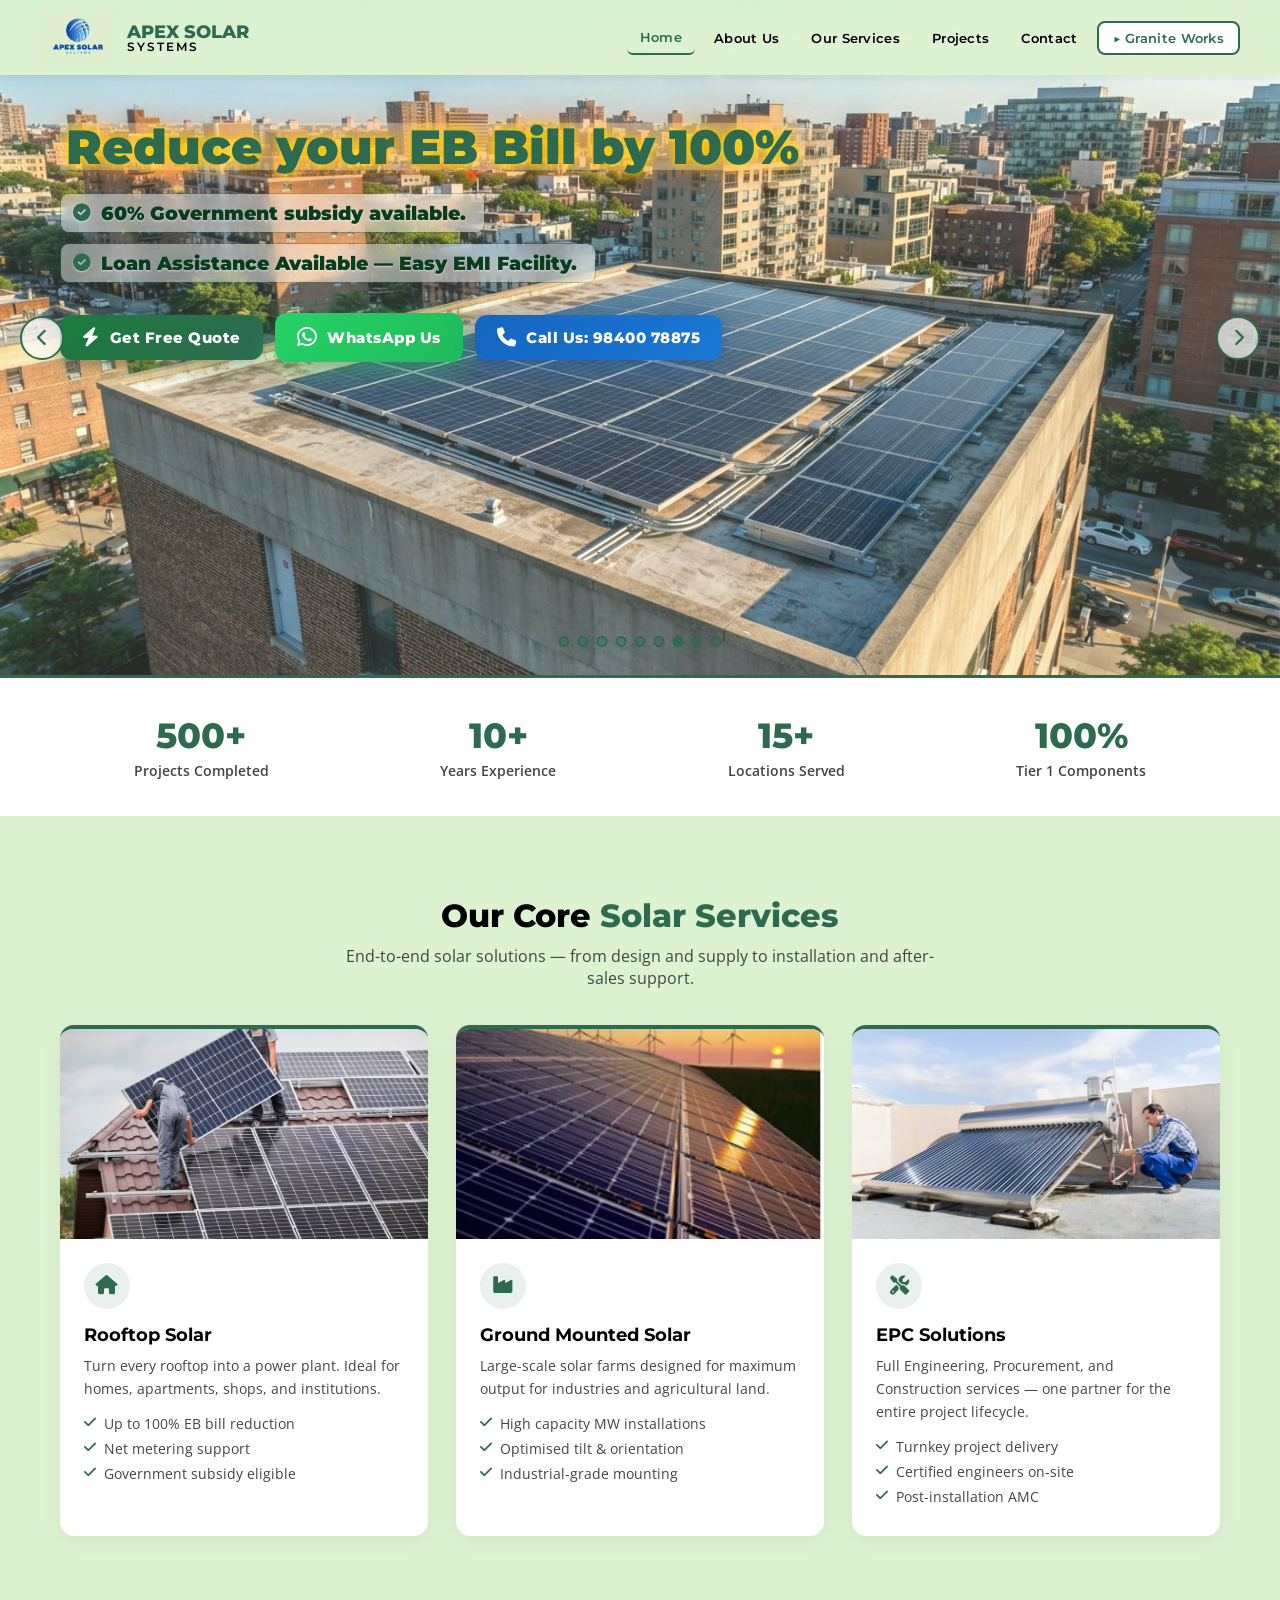
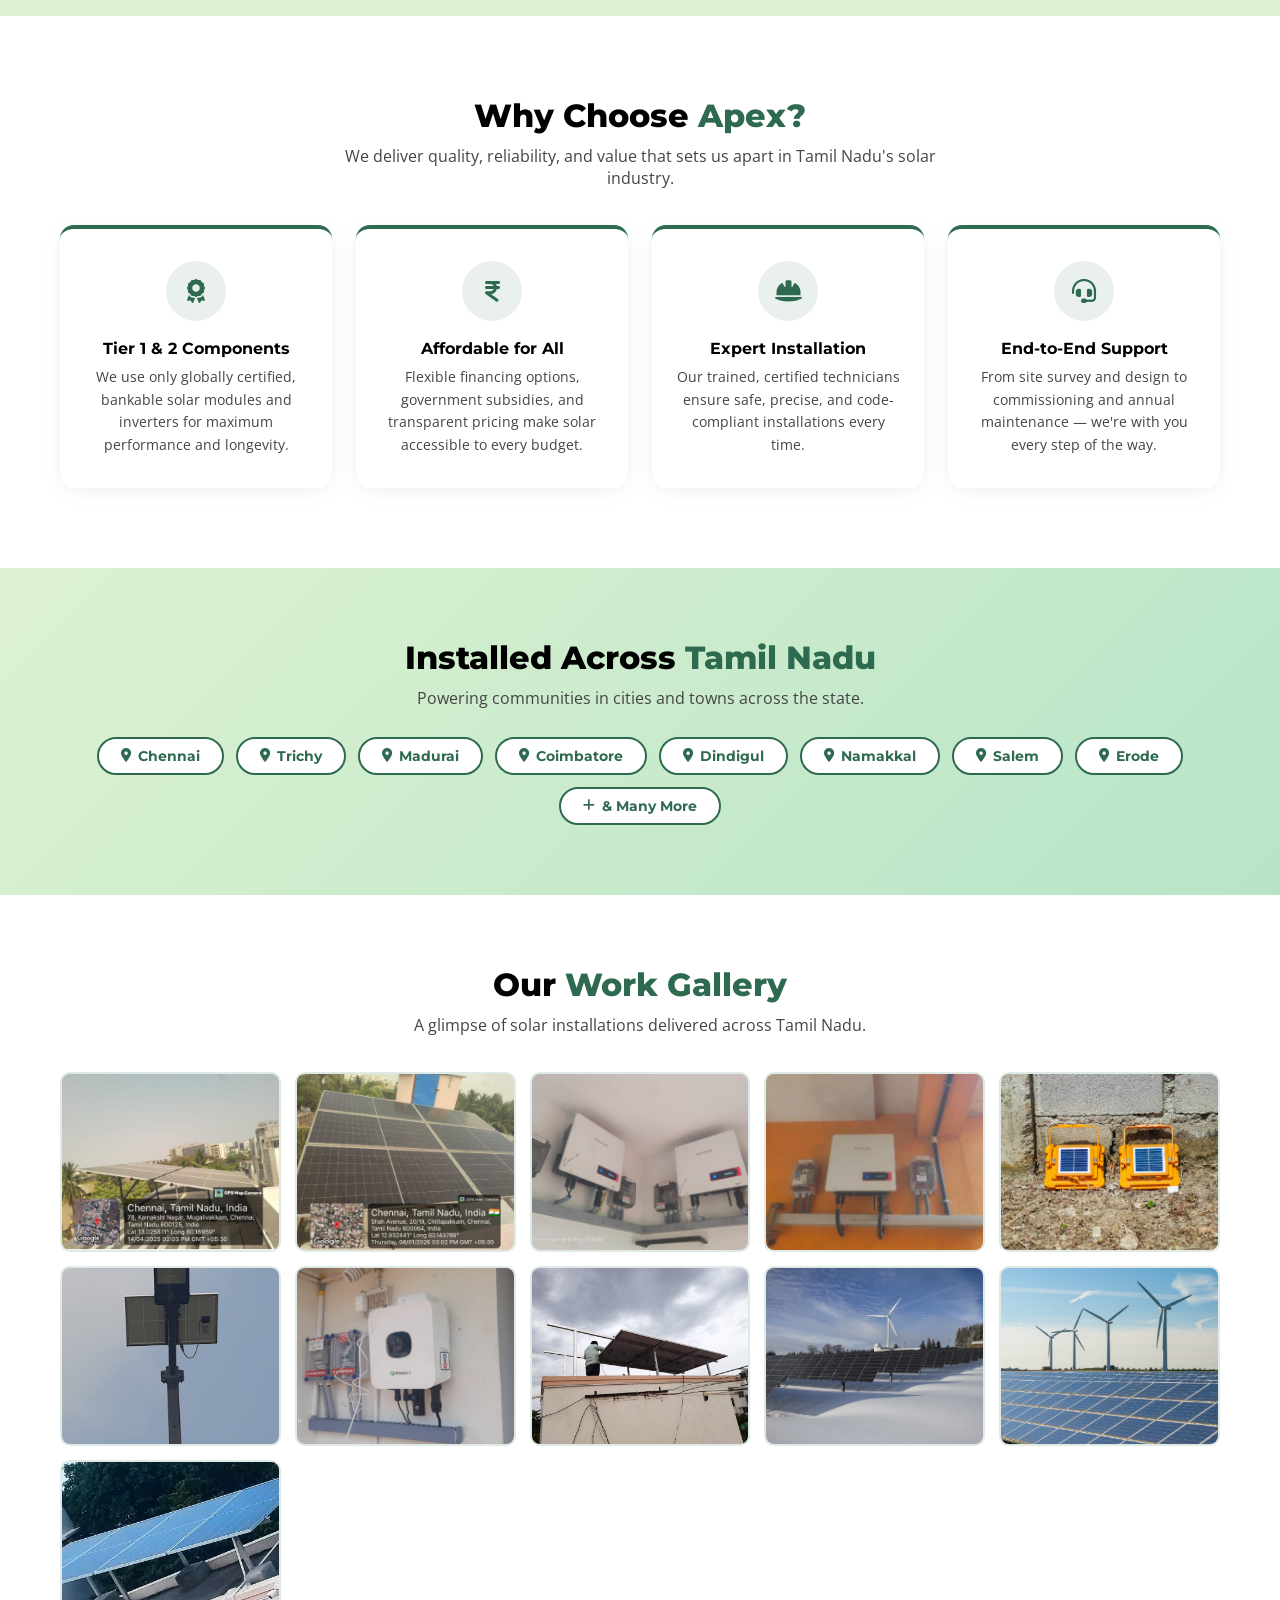
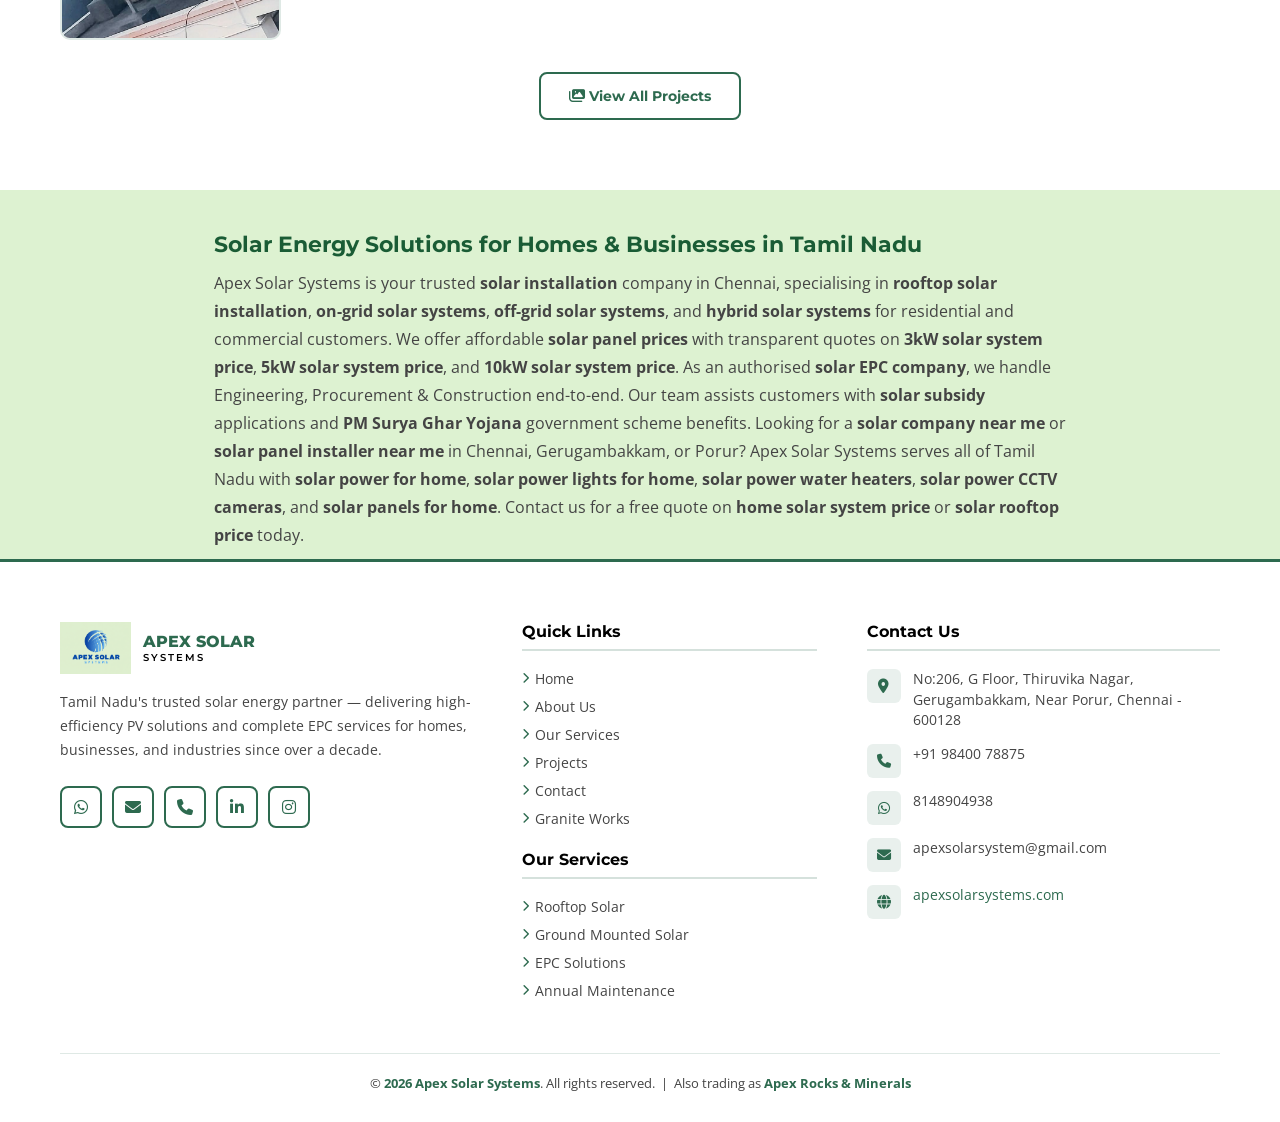
<file: index.html>
<!DOCTYPE html>
<html lang="en">
<head>
  <!-- Google tag (gtag.js) -->
<script async src="https://www.googletagmanager.com/gtag/js?id=GT-MQRT2NZC"></script>
<script>
  window.dataLayer = window.dataLayer || [];
  function gtag(){dataLayer.push(arguments);}
  gtag('js', new Date());

  gtag('config', 'GT-ABC123XYZ');
</script>
  <meta charset="UTF-8" />
  <meta name="viewport" content="width=device-width, initial-scale=1.0" />
  <title>Apex Solar Systems | Best Solar Panel Installation Chennai | Rooftop Solar, On-Grid & Off-Grid Systems</title>
  <meta name="description" content="Apex Solar Systems – Chennai's trusted solar installation company. Rooftop solar panels, on-grid & off-grid systems, 3kW/5kW/10kW solar system price, PM Surya Ghar Yojana subsidy, residential & commercial solar EPC. Serving Gerugambakkam, Porur & all of Tamil Nadu." />
  <meta name="keywords" content="solar energy, solar power, solar panel price, solar power water heater, solar power for home, solar power lights for home, solar power on rooftop, solar power on grid system, solar power CCTV camera, solar installation, solar installation near me, solar panel price, solar energy for home, solar power for a home, solar power for your home, solar energy for a home, solar power for home price, tata solar installation near me, solar company near me, rooftop solar installation, rooftop solar panels, residential solar installation, commercial solar installation, solar subsidy, PM Surya Ghar Yojana, 3kw solar system price, 5kw solar system price, 10kw solar system price, on-grid solar system, off-grid solar system, hybrid solar system, solar panel installer, best solar company, solar panels for home, solar rooftop price, home solar system price, solar EPC company, solar company Chennai, solar installation Chennai, rooftop solar Chennai, Gerugambakkam solar, Porur solar panels, Tamil Nadu solar" />
  <meta name="robots" content="index, follow" />
  <meta name="author" content="Apex Solar Systems" />
  <link rel="canonical" href="https://apexsolarsystems.com/index.html" />
  <!-- Open Graph -->
  <meta property="og:type" content="website" />
  <meta property="og:title" content="Apex Solar Systems | Best Solar Installation Chennai" />
  <meta property="og:description" content="Rooftop solar panels, on-grid & off-grid systems, 3kW–10kW solar pricing, PM Surya Ghar Yojana subsidy. Serving Chennai, Tamil Nadu." />
  <meta property="og:url" content="https://apexsolarsystems.com/" />
  <meta property="og:image" content="https://apexsolarsystems.com/LOGO.PNG" />
  <!-- Schema.org LocalBusiness -->
  <script type="application/ld+json">
  {
    "@context": "https://schema.org",
    "@type": "LocalBusiness",
    "name": "Apex Solar Systems",
    "image": "https://apexsolarsystems.com/LOGO.PNG",
    "url": "https://apexsolarsystems.com",
    "telephone": "+919840078875",
    "email": "apexsolarsystem@gmail.com",
    "address": {
      "@type": "PostalAddress",
      "streetAddress": "No:206, G Floor, Thiruvika Nagar",
      "addressLocality": "Gerugambakkam, Near Porur, Chennai",
      "addressRegion": "Tamil Nadu",
      "postalCode": "600128",
      "addressCountry": "IN"
    },
    "geo": {
      "@type": "GeoCoordinates",
      "latitude": 13.0108962,
      "longitude": 80.1365991
    },
    "openingHours": "Mo-Sa 09:00-18:00",
    "description": "Apex Solar Systems provides rooftop solar installation, on-grid and off-grid solar systems, solar EPC solutions, and annual maintenance for residential and commercial customers across Tamil Nadu.",
    "areaServed": "Tamil Nadu",
    "serviceType": ["Rooftop Solar Installation", "On-Grid Solar System", "Off-Grid Solar System", "Hybrid Solar System", "Solar EPC", "Solar Panel Installation", "Residential Solar", "Commercial Solar"],
    "priceRange": "₹₹"
  }
  </script>
  <link rel="preconnect" href="https://fonts.googleapis.com" />
  <link rel="preconnect" href="https://fonts.gstatic.com" crossorigin />
  <link href="https://fonts.googleapis.com/css2?family=Montserrat:wght@400;600;700;800&family=Open+Sans:wght@400;500;600&display=swap" rel="stylesheet" />
  <link rel="stylesheet" href="https://cdnjs.cloudflare.com/ajax/libs/font-awesome/6.4.0/css/all.min.css" />
  <link rel="stylesheet" href="style.css" />
</head>
<body>

<!-- NAVBAR -->
<nav id="navbar">
  <a href="index.html" class="nav-brand">
    <img src="LOGO.PNG" alt="Apex Solar Logo" />
    <div class="brand-text">
      <span class="apex">APEX SOLAR</span>
      <span class="systems">SYSTEMS</span>
    </div>
  </a>
  <ul class="nav-links">
    <li><a href="index.html" class="active">Home</a></li>
    <li><a href="about.html">About Us</a></li>
    <li><a href="services.html">Our Services</a></li>
    <li><a href="projects.html">Projects</a></li>
    <li><a href="contact.html">Contact</a></li>
    <li><a href="https://apexrocks.in/" target="_blank" rel="noopener" class="granite-btn">&#9654; Granite Works</a></li>
  </ul>
  <div class="hamburger" onclick="toggleNav()" aria-label="Menu" role="button" tabindex="0">
    <span></span><span></span><span></span>
  </div>
</nav>
<div class="mobile-menu" id="mobileMenu">
  <a href="index.html" class="active">Home</a>
  <a href="about.html">About Us</a>
  <a href="services.html">Our Services</a>
  <a href="projects.html">Projects</a>
  <a href="contact.html">Contact</a>
  <a href="https://apexrocks.in/" target="_blank" rel="noopener" class="mob-granite">&#9654; Granite Works</a>
</div>

<!-- HERO -->
<section id="hero">
  <div class="slideshow-bg" id="slideshowBg">
    <div class="slide" style="background-image:url('slide1.jpg')"></div>
    <div class="slide" style="background-image:url('slide2.jpg')"></div>
    <div class="slide" style="background-image:url('slide3.jpg')"></div>
    <div class="slide" style="background-image:url('slide4.jpg')"></div>
    <div class="slide" style="background-image:url('slide5.jpg')"></div>
    <div class="slide" style="background-image:url('slide6.jpg')"></div>
    <div class="slide active" style="background-image:url('raze-solar-Q8V1EEvnJgk-unsplash.png')"></div>
    <div class="slide" style="background-image:url('pexels-ian-panelo-7424248.jpg')"></div>
    <div class="slide" style="background-image:url('pexels-pixabay-433308.jpg')"></div>
  </div>
  <div class="hero-overlay"></div>
  <div class="hero-content">
    <h1><span class="h1-highlight">Reduce your <span class="eb-bill-text">EB Bill by 100%</span></span></h1>
    <div class="hero-catchlines">
      <div class="line line--highlight"><i class="fa-solid fa-circle-check"></i> 60% Government subsidy available.</div>
      <div class="line line--highlight"><i class="fa-solid fa-circle-check"></i> Loan Assistance Available — Easy EMI Facility.</div>
    </div>
    <div class="hero-buttons">
      <a href="contact.html" class="btn-cta-hero"><i class="fa-solid fa-bolt"></i> Get Free Quote</a>
      <a href="https://wa.me/918148904938?text=Hello%2C%20Can%20I%20get%20more%20information%20on%20how%20to%20reduce%20my%20EB%20Bill%20100%25%20using%20Solar%20installation%3F" target="_blank" rel="noopener" class="btn-cta-wa"><i class="fa-brands fa-whatsapp"></i> WhatsApp Us</a>
      <a href="tel:+919840078875" class="btn-cta-call"><i class="fa-solid fa-phone"></i> Call Us: 98400 78875</a>
    </div>
  </div>
  <div class="slide-arrow prev" onclick="changeSlide(-1)" aria-label="Previous slide"><i class="fa-solid fa-chevron-left"></i></div>
  <div class="slide-arrow next" onclick="changeSlide(1)" aria-label="Next slide"><i class="fa-solid fa-chevron-right"></i></div>
  <div class="slide-dots" id="slideDots"></div>
</section>

<!-- STATS BAR -->
<section class="stats-bar">
  <div class="stat-item"><div class="num">500+</div><div class="lbl">Projects Completed</div></div>
  <div class="stat-item"><div class="num">10+</div><div class="lbl">Years Experience</div></div>
  <div class="stat-item"><div class="num">15+</div><div class="lbl">Locations Served</div></div>
  <div class="stat-item"><div class="num">100%</div><div class="lbl">Tier 1 Components</div></div>
</section>

<!-- CORE SERVICES -->
<section class="services-section">
  <div class="section-center">
    <h2 class="section-title">Our Core <span>Solar Services</span></h2>
    <p class="section-sub">End-to-end solar solutions — from design and supply to installation and after-sales support.</p>
  </div>
  <div class="cards-grid">
    <div class="service-card">
      <img src="solar_1.PNG" alt="Rooftop Solar Installation" />
      <div class="service-card-body">
        <div class="icon-wrap"><i class="fa-solid fa-house"></i></div>
        <h3>Rooftop Solar</h3>
        <p>Turn every rooftop into a power plant. Ideal for homes, apartments, shops, and institutions.</p>
        <ul class="benefit-list">
          <li><i class="fa-solid fa-check"></i> Up to 100% EB bill reduction</li>
          <li><i class="fa-solid fa-check"></i> Net metering support</li>
          <li><i class="fa-solid fa-check"></i> Government subsidy eligible</li>
        </ul>
      </div>
    </div>
    <div class="service-card">
      <img src="5.PNG" alt="Ground Mounted Solar" />
      <div class="service-card-body">
        <div class="icon-wrap"><i class="fa-solid fa-industry"></i></div>
        <h3>Ground Mounted Solar</h3>
        <p>Large-scale solar farms designed for maximum output for industries and agricultural land.</p>
        <ul class="benefit-list">
          <li><i class="fa-solid fa-check"></i> High capacity MW installations</li>
          <li><i class="fa-solid fa-check"></i> Optimised tilt &amp; orientation</li>
          <li><i class="fa-solid fa-check"></i> Industrial-grade mounting</li>
        </ul>
      </div>
    </div>
    <div class="service-card">
      <img src="solar_2.PNG" alt="EPC Solutions" />
      <div class="service-card-body">
        <div class="icon-wrap"><i class="fa-solid fa-screwdriver-wrench"></i></div>
        <h3>EPC Solutions</h3>
        <p>Full Engineering, Procurement, and Construction services — one partner for the entire project lifecycle.</p>
        <ul class="benefit-list">
          <li><i class="fa-solid fa-check"></i> Turnkey project delivery</li>
          <li><i class="fa-solid fa-check"></i> Certified engineers on-site</li>
          <li><i class="fa-solid fa-check"></i> Post-installation AMC</li>
        </ul>
      </div>
    </div>
  </div>
</section>

<!-- WHY CHOOSE APEX -->
<section class="why-section">
  <div class="section-center">
    <h2 class="section-title">Why Choose <span>Apex?</span></h2>
    <p class="section-sub">We deliver quality, reliability, and value that sets us apart in Tamil Nadu's solar industry.</p>
  </div>
  <div class="why-grid">
    <div class="why-card">
      <div class="why-icon"><i class="fa-solid fa-award"></i></div>
      <h3>Tier 1 &amp; 2 Components</h3>
      <p>We use only globally certified, bankable solar modules and inverters for maximum performance and longevity.</p>
    </div>
    <div class="why-card">
      <div class="why-icon"><i class="fa-solid fa-indian-rupee-sign"></i></div>
      <h3>Affordable for All</h3>
      <p>Flexible financing options, government subsidies, and transparent pricing make solar accessible to every budget.</p>
    </div>
    <div class="why-card">
      <div class="why-icon"><i class="fa-solid fa-helmet-safety"></i></div>
      <h3>Expert Installation</h3>
      <p>Our trained, certified technicians ensure safe, precise, and code-compliant installations every time.</p>
    </div>
    <div class="why-card">
      <div class="why-icon"><i class="fa-solid fa-headset"></i></div>
      <h3>End-to-End Support</h3>
      <p>From site survey and design to commissioning and annual maintenance — we're with you every step of the way.</p>
    </div>
  </div>
</section>

<!-- LOCATIONS -->
<section class="locations-section">
  <h2 class="section-title">Installed Across <span>Tamil Nadu</span></h2>
  <p style="color:var(--gray);margin-top:10px;">Powering communities in cities and towns across the state.</p>
  <div class="location-chips">
    <span class="chip"><i class="fa-solid fa-location-dot"></i> Chennai</span>
    <span class="chip"><i class="fa-solid fa-location-dot"></i> Trichy</span>
    <span class="chip"><i class="fa-solid fa-location-dot"></i> Madurai</span>
    <span class="chip"><i class="fa-solid fa-location-dot"></i> Coimbatore</span>
    <span class="chip"><i class="fa-solid fa-location-dot"></i> Dindigul</span>
    <span class="chip"><i class="fa-solid fa-location-dot"></i> Namakkal</span>
    <span class="chip"><i class="fa-solid fa-location-dot"></i> Salem</span>
    <span class="chip"><i class="fa-solid fa-location-dot"></i> Erode</span>
    <span class="chip"><i class="fa-solid fa-plus"></i> &amp; Many More</span>
  </div>
</section>

<!-- WORK GALLERY -->
<section class="photo-strip">
  <div class="section-center" style="margin-bottom:30px;">
    <h2 class="section-title">Our <span>Work Gallery</span></h2>
    <p class="section-sub">A glimpse of solar installations delivered across Tamil Nadu.</p>
  </div>
  <div class="photo-grid">
    <img src="1.PNG" alt="Solar Project 1" />
    <img src="2.PNG" alt="Solar Project 2" />
    <img src="3.PNG" alt="Solar Project 3" />
    <img src="4.PNG" alt="Solar Project 4" />
    <img src="solar_4.PNG" alt="Solar Project 5" />

    <img src="WhatsApp Image 2026-07-23 at 2.21.26 PM.jpeg" alt="Solar Installation" />
    <img src="WhatsApp Image 2026-07-23 at 2.21.27 PM.jpeg" alt="Solar Installation 2" />
    <img src="WhatsApp Image 2026-07-23 at 2.21.28 PM.jpeg" alt="Solar Installation 3" />
    <img src="pexels-pixabay-433308.jpg" alt="Solar Panels" />
    <img src="pic1.PNG" alt="Solar Project" />
    <img src="pic2.jpeg" alt="Solar Project" />
  </div>
  <div style="text-align:center;">
    <a href="projects.html" class="btn-primary"><i class="fa-solid fa-images"></i> View All Projects</a>
  </div>
</section>

<!-- SEO KEYWORD SECTION (hidden visually, readable by search engines) -->
<section aria-label="Solar Services Overview" style="max-width:900px;margin:0 auto;padding:40px 24px 10px;">
  <h2 style="font-size:1.4rem;color:#1a5c35;margin-bottom:12px;">Solar Energy Solutions for Homes &amp; Businesses in Tamil Nadu</h2>
  <p style="color:#444;line-height:1.8;font-size:0.97rem;">
    Apex Solar Systems is your trusted <strong>solar installation</strong> company in Chennai, specialising in <strong>rooftop solar installation</strong>, <strong>on-grid solar systems</strong>, <strong>off-grid solar systems</strong>, and <strong>hybrid solar systems</strong> for residential and commercial customers. We offer affordable <strong>solar panel prices</strong> with transparent quotes on <strong>3kW solar system price</strong>, <strong>5kW solar system price</strong>, and <strong>10kW solar system price</strong>. As an authorised <strong>solar EPC company</strong>, we handle Engineering, Procurement &amp; Construction end-to-end. Our team assists customers with <strong>solar subsidy</strong> applications and <strong>PM Surya Ghar Yojana</strong> government scheme benefits. Looking for a <strong>solar company near me</strong> or <strong>solar panel installer near me</strong> in Chennai, Gerugambakkam, or Porur? Apex Solar Systems serves all of Tamil Nadu with <strong>solar power for home</strong>, <strong>solar power lights for home</strong>, <strong>solar power water heaters</strong>, <strong>solar power CCTV cameras</strong>, and <strong>solar panels for home</strong>. Contact us for a free quote on <strong>home solar system price</strong> or <strong>solar rooftop price</strong> today.
  </p>
</section>

<!-- FOOTER -->
<footer>
  <div class="footer-grid">
    <div class="footer-col">
      <div style="display:flex;align-items:center;gap:12px;margin-bottom:16px;">
        <img src="LOGO.PNG" alt="Apex Solar Logo" style="height:52px;width:auto;" />
        <div>
          <div style="font-family:'Montserrat',sans-serif;font-weight:800;font-size:1rem;color:var(--green);">APEX SOLAR</div>
          <div style="font-family:'Montserrat',sans-serif;font-weight:600;font-size:0.65rem;color:var(--black);letter-spacing:2px;">SYSTEMS</div>
        </div>
      </div>
      <p>Tamil Nadu's trusted solar energy partner — delivering high-efficiency PV solutions and complete EPC services for homes, businesses, and industries since over a decade.</p>
      <div class="social-icons">
        <a href="https://wa.me/918148904938?text=Hello%2C%20Can%20I%20get%20more%20information%20on%20how%20to%20reduce%20my%20EB%20Bill%20100%25%20using%20Solar%20installation%3F" target="_blank" rel="noopener" class="soc-btn" aria-label="WhatsApp"><i class="fa-brands fa-whatsapp"></i><span class="soc-tooltip"><strong>WhatsApp</strong>8148904938</span></a>
        <a href="mailto:apexsolarsystem@gmail.com" class="soc-btn" aria-label="Email"><i class="fa-solid fa-envelope"></i><span class="soc-tooltip"><strong>Email</strong>apexsolarsystem@gmail.com</span></a>
        <a href="tel:+919840078875" class="soc-btn" aria-label="Phone"><i class="fa-solid fa-phone"></i><span class="soc-tooltip"><strong>Phone</strong>+91 98400 78875</span></a>
        <a href="https://www.linkedin.com/in/apex-rock-474b0169/" target="_blank" rel="noopener" class="soc-btn" aria-label="LinkedIn"><i class="fa-brands fa-linkedin-in"></i><span class="soc-tooltip"><strong>LinkedIn</strong>Apex Rock</span></a>
        <a href="https://www.instagram.com/apex_solar_systems" target="_blank" rel="noopener" class="soc-btn" aria-label="Instagram"><i class="fa-brands fa-instagram"></i><span class="soc-tooltip"><strong>Instagram</strong>@apex_solar_systems</span></a>
      </div>
    </div>
    <div class="footer-col">
      <h4>Quick Links</h4>
      <ul>
        <li><a href="index.html"><i class="fa-solid fa-chevron-right" style="font-size:0.7rem;color:var(--green);"></i> Home</a></li>
        <li><a href="about.html"><i class="fa-solid fa-chevron-right" style="font-size:0.7rem;color:var(--green);"></i> About Us</a></li>
        <li><a href="services.html"><i class="fa-solid fa-chevron-right" style="font-size:0.7rem;color:var(--green);"></i> Our Services</a></li>
        <li><a href="projects.html"><i class="fa-solid fa-chevron-right" style="font-size:0.7rem;color:var(--green);"></i> Projects</a></li>
        <li><a href="contact.html"><i class="fa-solid fa-chevron-right" style="font-size:0.7rem;color:var(--green);"></i> Contact</a></li>
        <li><a href="https://apexrocks.in/" target="_blank" rel="noopener"><i class="fa-solid fa-chevron-right" style="font-size:0.7rem;color:var(--green);"></i> Granite Works</a></li>
      </ul>
      <h4 style="margin-top:22px;">Our Services</h4>
      <ul>
        <li><a href="services.html"><i class="fa-solid fa-chevron-right" style="font-size:0.7rem;color:var(--green);"></i> Rooftop Solar</a></li>
        <li><a href="services.html"><i class="fa-solid fa-chevron-right" style="font-size:0.7rem;color:var(--green);"></i> Ground Mounted Solar</a></li>
        <li><a href="services.html"><i class="fa-solid fa-chevron-right" style="font-size:0.7rem;color:var(--green);"></i> EPC Solutions</a></li>
        <li><a href="services.html"><i class="fa-solid fa-chevron-right" style="font-size:0.7rem;color:var(--green);"></i> Annual Maintenance</a></li>
      </ul>
    </div>
    <div class="footer-col">
      <h4>Contact Us</h4>
      <div class="footer-contact-row"><div class="footer-icon-box"><i class="fa-solid fa-location-dot"></i></div><div class="txt">No:206, G Floor, Thiruvika Nagar,<br>Gerugambakkam, Near Porur, Chennai - 600128</div></div>
      <div class="footer-contact-row"><div class="footer-icon-box"><i class="fa-solid fa-phone"></i></div><div class="txt"><a href="tel:+919840078875" style="color:var(--gray);">+91 98400 78875</a></div></div>
      <div class="footer-contact-row"><div class="footer-icon-box"><i class="fa-brands fa-whatsapp"></i></div><div class="txt"><a href="https://wa.me/918148904938?text=Hello%2C%20Can%20I%20get%20more%20information%20on%20how%20to%20reduce%20my%20EB%20Bill%20100%25%20using%20Solar%20installation%3F" target="_blank" rel="noopener" style="color:var(--gray);">8148904938</a></div></div>
      <div class="footer-contact-row"><div class="footer-icon-box"><i class="fa-solid fa-envelope"></i></div><div class="txt"><a href="mailto:apexsolarsystem@gmail.com" style="color:var(--gray);">apexsolarsystem@gmail.com</a></div></div>
      <div class="footer-contact-row"><div class="footer-icon-box"><i class="fa-solid fa-globe"></i></div><div class="txt"><a href="https://apexsolarsystems.com" target="_blank" rel="noopener" style="color:var(--green);">apexsolarsystems.com</a></div></div>
    </div>
  </div>
  <div class="footer-bottom">&copy; <span id="footerYear"></span> <span>Apex Solar Systems</span>. All rights reserved. &nbsp;|&nbsp; Also trading as <a href="https://apexrocks.in/" target="_blank" rel="noopener" style="color:var(--green);font-weight:700;">Apex Rocks &amp; Minerals</a></div>
</footer>



<script>
  function toggleNav() { document.getElementById('mobileMenu').classList.toggle('open'); }
  window.addEventListener('scroll', function() {
    document.getElementById('navbar').classList.toggle('scrolled', window.scrollY > 40);
  });
  document.getElementById('footerYear').textContent = new Date().getFullYear();

  // Slideshow
  var slideIndex = 6, slides = [], dots = [];
  function initSlideshow() {
    slides = document.querySelectorAll('.slideshow-bg .slide');
    var dc = document.getElementById('slideDots');
    if (!dc) return;
    slides.forEach(function(_, i) {
      var d = document.createElement('div');
      d.className = 'dot' + (i === 6 ? ' active' : '');
      d.setAttribute('aria-label', 'Slide ' + (i+1));
      d.onclick = function() { goToSlide(i); };
      dc.appendChild(d);
    });
    dots = dc.querySelectorAll('.dot');
    goToSlide(6);
  }
  function goToSlide(n) {
    if (!slides.length) return;
    slideIndex = (n + slides.length) % slides.length;
    slides.forEach(function(s,i){ s.classList.toggle('active', i===slideIndex); });
    dots.forEach(function(d,i){ d.classList.toggle('active', i===slideIndex); });
  }
  function changeSlide(dir) { goToSlide(slideIndex+dir); }
  window.addEventListener('DOMContentLoaded', initSlideshow);
</script>
</body>
</html>
</file>
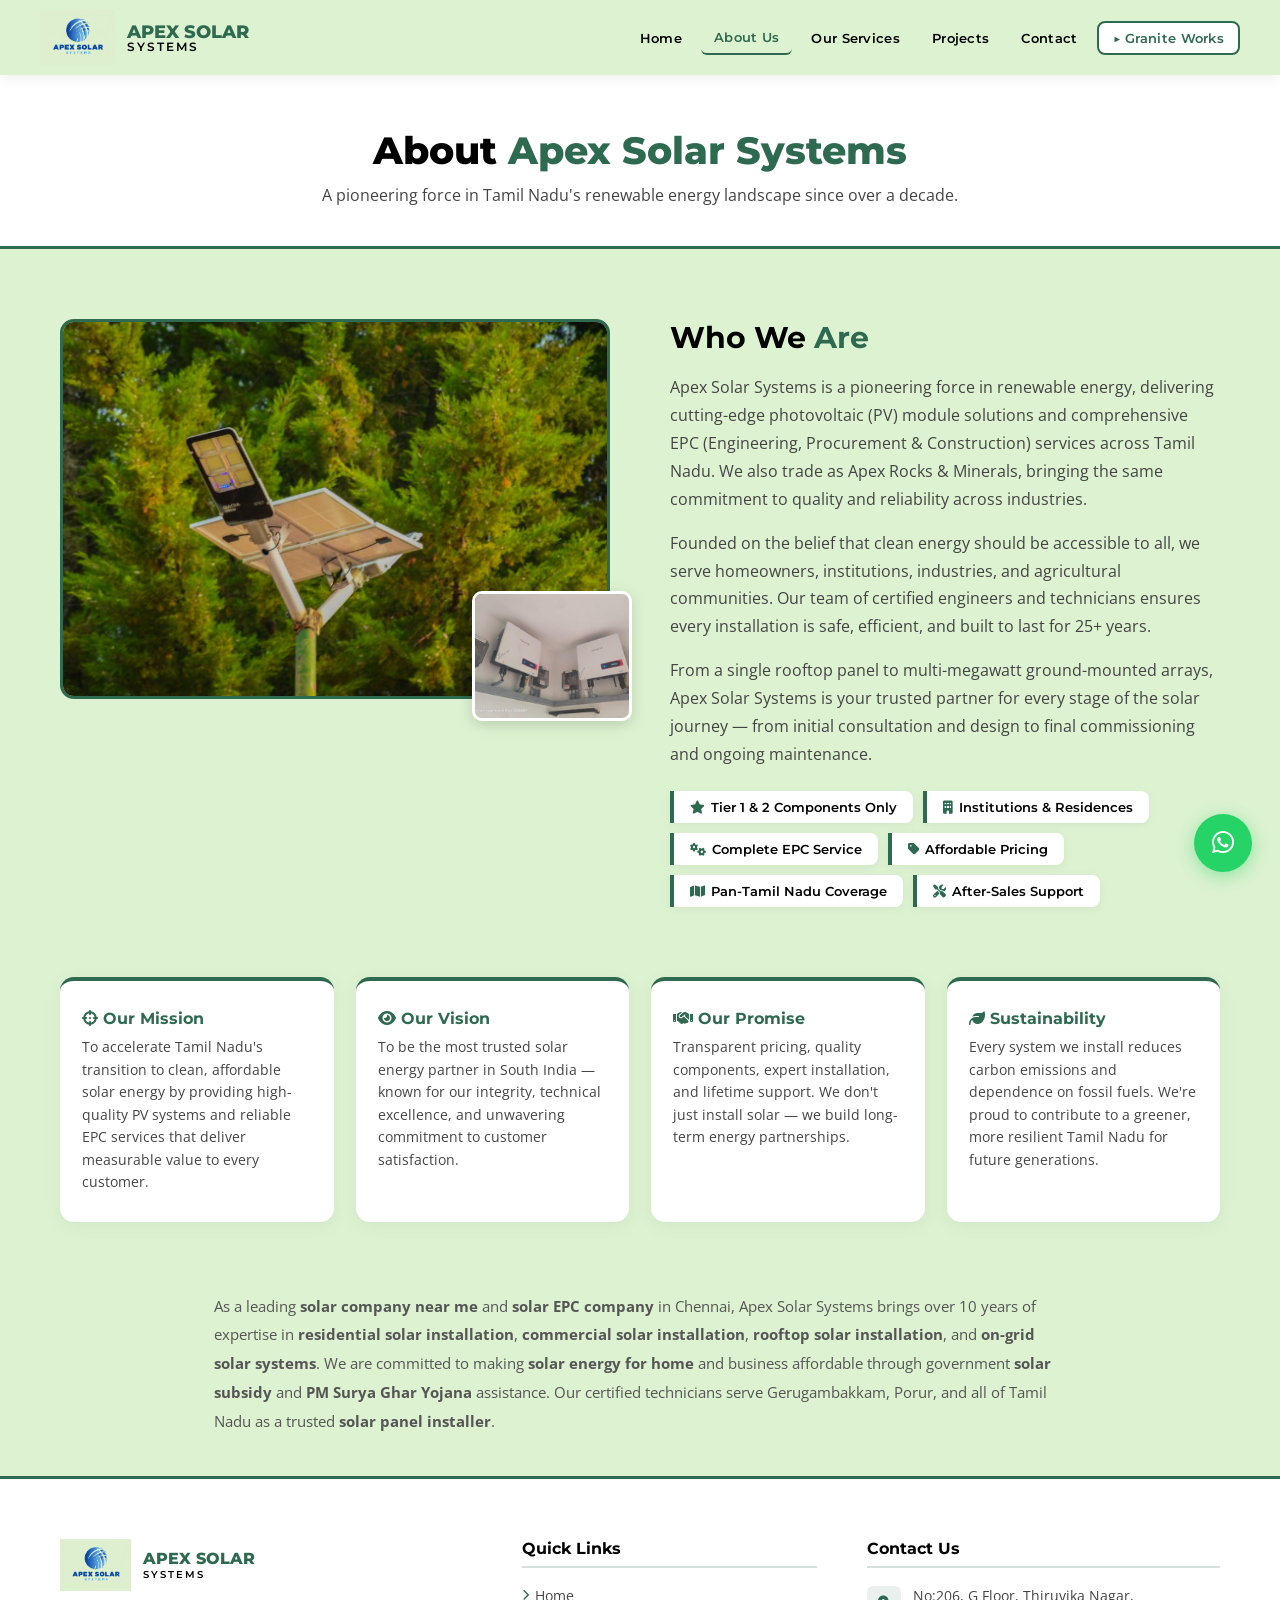
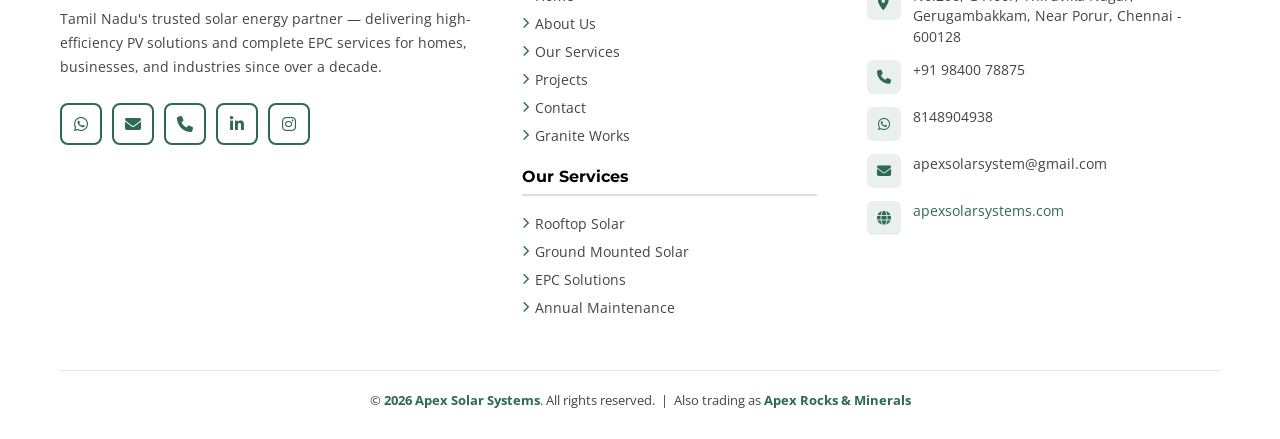
<file: about.html>
<!DOCTYPE html>
<html lang="en">
<head>
  <!-- Google tag (gtag.js) -->
<script async src="https://www.googletagmanager.com/gtag/js?id=GT-MQRT2NZC"></script>
<script>
  window.dataLayer = window.dataLayer || [];
  function gtag(){dataLayer.push(arguments);}
  gtag('js', new Date());

  gtag('config', 'GT-ABC123XYZ');
</script>
  <meta charset="UTF-8" />
  <meta name="viewport" content="width=device-width, initial-scale=1.0" />
  <title>About Us | Apex Solar Systems – Trusted Solar EPC Company Chennai, Tamil Nadu</title>
  <meta name="description" content="Learn about Apex Solar Systems – a leading solar EPC company in Chennai serving Tamil Nadu for over 10 years. Residential & commercial solar installation, PM Surya Ghar Yojana, Gerugambakkam, Porur." />
  <meta name="keywords" content="solar company near me, best solar company Chennai, solar EPC company, solar installation company Tamil Nadu, solar energy company Chennai, rooftop solar company, solar panel company Chennai, residential solar installation, commercial solar installation, solar power company Tamil Nadu, Apex Solar Systems, solar installer Chennai, Gerugambakkam solar company" />
  <meta name="robots" content="index, follow" />
  <meta name="author" content="Apex Solar Systems" />
  <link rel="canonical" href="https://apexsolarsystems.com/about.html" />
  <meta property="og:type" content="website" />
  <meta property="og:title" content="About Apex Solar Systems | Best Solar Company Chennai" />
  <meta property="og:description" content="10+ years of solar installation excellence in Tamil Nadu. EPC solutions, residential & commercial solar, PM Surya Ghar Yojana subsidy assistance." />
  <meta property="og:url" content="https://apexsolarsystems.com/about.html" />
  <meta property="og:image" content="https://apexsolarsystems.com/LOGO.PNG" />
  <link rel="preconnect" href="https://fonts.googleapis.com" />
  <link rel="preconnect" href="https://fonts.gstatic.com" crossorigin />
  <link href="https://fonts.googleapis.com/css2?family=Montserrat:wght@400;600;700;800&family=Open+Sans:wght@400;500;600&display=swap" rel="stylesheet" />
  <link rel="stylesheet" href="https://cdnjs.cloudflare.com/ajax/libs/font-awesome/6.4.0/css/all.min.css" />
  <link rel="stylesheet" href="style.css" />
</head>
<body>

<!-- NAVBAR -->
<nav id="navbar">
  <a href="index.html" class="nav-brand">
    <img src="LOGO.PNG" alt="Apex Solar Logo" />
    <div class="brand-text">
      <span class="apex">APEX SOLAR</span>
      <span class="systems">SYSTEMS</span>
    </div>
  </a>
  <ul class="nav-links">
    <li><a href="index.html">Home</a></li>
    <li><a href="about.html" class="active">About Us</a></li>
    <li><a href="services.html">Our Services</a></li>
    <li><a href="projects.html">Projects</a></li>
    <li><a href="contact.html">Contact</a></li>
    <li><a href="https://apexrocks.in/" target="_blank" rel="noopener" class="granite-btn">&#9654; Granite Works</a></li>
  </ul>
  <div class="hamburger" onclick="toggleNav()" aria-label="Menu" role="button" tabindex="0">
    <span></span><span></span><span></span>
  </div>
</nav>
<div class="mobile-menu" id="mobileMenu">
  <a href="index.html">Home</a>
  <a href="about.html" class="active">About Us</a>
  <a href="services.html">Our Services</a>
  <a href="projects.html">Projects</a>
  <a href="contact.html">Contact</a>
  <a href="https://apexrocks.in/" target="_blank" rel="noopener" class="mob-granite">&#9654; Granite Works</a>
</div>

<!-- PAGE BANNER -->
<div class="page-banner">
  <h1>About <span>Apex Solar Systems</span></h1>
  <p>A pioneering force in Tamil Nadu's renewable energy landscape since over a decade.</p>
</div>

<!-- ABOUT GRID -->
<div class="about-grid">
  <div class="about-img-wrap">
    <img src="solar_3.PNG" alt="Apex Solar Team" class="main-img" />
    <img src="3.PNG" alt="Solar Installation Accent" class="accent-img" />
  </div>
  <div class="about-text">
    <h2>Who We <span style="color:var(--green);">Are</span></h2>
    <p>Apex Solar Systems is a pioneering force in renewable energy, delivering cutting-edge photovoltaic (PV) module solutions and comprehensive EPC (Engineering, Procurement &amp; Construction) services across Tamil Nadu. We also trade as Apex Rocks &amp; Minerals, bringing the same commitment to quality and reliability across industries.</p>
    <p>Founded on the belief that clean energy should be accessible to all, we serve homeowners, institutions, industries, and agricultural communities. Our team of certified engineers and technicians ensures every installation is safe, efficient, and built to last for 25+ years.</p>
    <p>From a single rooftop panel to multi-megawatt ground-mounted arrays, Apex Solar Systems is your trusted partner for every stage of the solar journey — from initial consultation and design to final commissioning and ongoing maintenance.</p>
    <div class="feature-chips">
      <span class="feature-chip"><i class="fa-solid fa-star" style="color:var(--green);margin-right:6px;"></i>Tier 1 &amp; 2 Components Only</span>
      <span class="feature-chip"><i class="fa-solid fa-building" style="color:var(--green);margin-right:6px;"></i>Institutions &amp; Residences</span>
      <span class="feature-chip"><i class="fa-solid fa-gears" style="color:var(--green);margin-right:6px;"></i>Complete EPC Service</span>
      <span class="feature-chip"><i class="fa-solid fa-tag" style="color:var(--green);margin-right:6px;"></i>Affordable Pricing</span>
      <span class="feature-chip"><i class="fa-solid fa-map" style="color:var(--green);margin-right:6px;"></i>Pan-Tamil Nadu Coverage</span>
      <span class="feature-chip"><i class="fa-solid fa-tools" style="color:var(--green);margin-right:6px;"></i>After-Sales Support</span>
    </div>
  </div>
</div>

<!-- MISSION / VISION / PROMISE / SUSTAINABILITY -->
<div class="mvp-grid">
  <div class="mvp-card">
    <h3><i class="fa-solid fa-crosshairs"></i> Our Mission</h3>
    <p>To accelerate Tamil Nadu's transition to clean, affordable solar energy by providing high-quality PV systems and reliable EPC services that deliver measurable value to every customer.</p>
  </div>
  <div class="mvp-card">
    <h3><i class="fa-solid fa-eye"></i> Our Vision</h3>
    <p>To be the most trusted solar energy partner in South India — known for our integrity, technical excellence, and unwavering commitment to customer satisfaction.</p>
  </div>
  <div class="mvp-card">
    <h3><i class="fa-solid fa-handshake"></i> Our Promise</h3>
    <p>Transparent pricing, quality components, expert installation, and lifetime support. We don't just install solar — we build long-term energy partnerships.</p>
  </div>
  <div class="mvp-card">
    <h3><i class="fa-solid fa-leaf"></i> Sustainability</h3>
    <p>Every system we install reduces carbon emissions and dependence on fossil fuels. We're proud to contribute to a greener, more resilient Tamil Nadu for future generations.</p>
  </div>
</div>

<!-- SEO PARAGRAPH -->
<section aria-label="About Solar Company Chennai" style="max-width:900px;margin:0 auto;padding:0 24px 40px;">
  <p style="color:#555;line-height:1.9;font-size:0.95rem;">
    As a leading <strong>solar company near me</strong> and <strong>solar EPC company</strong> in Chennai, Apex Solar Systems brings over 10 years of expertise in <strong>residential solar installation</strong>, <strong>commercial solar installation</strong>, <strong>rooftop solar installation</strong>, and <strong>on-grid solar systems</strong>. We are committed to making <strong>solar energy for home</strong> and business affordable through government <strong>solar subsidy</strong> and <strong>PM Surya Ghar Yojana</strong> assistance. Our certified technicians serve Gerugambakkam, Porur, and all of Tamil Nadu as a trusted <strong>solar panel installer</strong>.
  </p>
</section>

<!-- FOOTER --><footer>
  <div class="footer-grid">
    <div class="footer-col">
      <div style="display:flex;align-items:center;gap:12px;margin-bottom:16px;">
        <img src="LOGO.PNG" alt="Apex Solar Logo" style="height:52px;width:auto;" />
        <div>
          <div style="font-family:'Montserrat',sans-serif;font-weight:800;font-size:1rem;color:var(--green);">APEX SOLAR</div>
          <div style="font-family:'Montserrat',sans-serif;font-weight:600;font-size:0.65rem;color:var(--black);letter-spacing:2px;">SYSTEMS</div>
        </div>
      </div>
      <p>Tamil Nadu's trusted solar energy partner — delivering high-efficiency PV solutions and complete EPC services for homes, businesses, and industries since over a decade.</p>
      <div class="social-icons">
        <a href="https://wa.me/918148904938?text=Hello%2C%20Can%20I%20get%20more%20information%20on%20how%20to%20reduce%20my%20EB%20Bill%20100%25%20using%20Solar%20installation%3F" target="_blank" rel="noopener" class="soc-btn" aria-label="WhatsApp"><i class="fa-brands fa-whatsapp"></i><span class="soc-tooltip"><strong>WhatsApp</strong>8148904938</span></a>
        <a href="mailto:apexsolarsystem@gmail.com" class="soc-btn" aria-label="Email"><i class="fa-solid fa-envelope"></i><span class="soc-tooltip"><strong>Email</strong>apexsolarsystem@gmail.com</span></a>
        <a href="tel:+919840078875" class="soc-btn" aria-label="Phone"><i class="fa-solid fa-phone"></i><span class="soc-tooltip"><strong>Phone</strong>+91 98400 78875</span></a>
        <a href="https://www.linkedin.com/in/apex-rock-474b0169/" target="_blank" rel="noopener" class="soc-btn" aria-label="LinkedIn"><i class="fa-brands fa-linkedin-in"></i><span class="soc-tooltip"><strong>LinkedIn</strong>Apex Rock</span></a>
        <a href="https://www.instagram.com/apex_solar_systems" target="_blank" rel="noopener" class="soc-btn" aria-label="Instagram"><i class="fa-brands fa-instagram"></i><span class="soc-tooltip"><strong>Instagram</strong>@apex_solar_systems</span></a>
      </div>
    </div>
    <div class="footer-col">
      <h4>Quick Links</h4>
      <ul>
        <li><a href="index.html"><i class="fa-solid fa-chevron-right" style="font-size:0.7rem;color:var(--green);"></i> Home</a></li>
        <li><a href="about.html"><i class="fa-solid fa-chevron-right" style="font-size:0.7rem;color:var(--green);"></i> About Us</a></li>
        <li><a href="services.html"><i class="fa-solid fa-chevron-right" style="font-size:0.7rem;color:var(--green);"></i> Our Services</a></li>
        <li><a href="projects.html"><i class="fa-solid fa-chevron-right" style="font-size:0.7rem;color:var(--green);"></i> Projects</a></li>
        <li><a href="contact.html"><i class="fa-solid fa-chevron-right" style="font-size:0.7rem;color:var(--green);"></i> Contact</a></li>
        <li><a href="https://apexrocks.in/" target="_blank" rel="noopener"><i class="fa-solid fa-chevron-right" style="font-size:0.7rem;color:var(--green);"></i> Granite Works</a></li>
      </ul>
      <h4 style="margin-top:22px;">Our Services</h4>
      <ul>
        <li><a href="services.html"><i class="fa-solid fa-chevron-right" style="font-size:0.7rem;color:var(--green);"></i> Rooftop Solar</a></li>
        <li><a href="services.html"><i class="fa-solid fa-chevron-right" style="font-size:0.7rem;color:var(--green);"></i> Ground Mounted Solar</a></li>
        <li><a href="services.html"><i class="fa-solid fa-chevron-right" style="font-size:0.7rem;color:var(--green);"></i> EPC Solutions</a></li>
        <li><a href="services.html"><i class="fa-solid fa-chevron-right" style="font-size:0.7rem;color:var(--green);"></i> Annual Maintenance</a></li>
      </ul>
    </div>
    <div class="footer-col">
      <h4>Contact Us</h4>
      <div class="footer-contact-row"><div class="footer-icon-box"><i class="fa-solid fa-location-dot"></i></div><div class="txt">No:206, G Floor, Thiruvika Nagar,<br>Gerugambakkam, Near Porur, Chennai - 600128</div></div>
      <div class="footer-contact-row"><div class="footer-icon-box"><i class="fa-solid fa-phone"></i></div><div class="txt"><a href="tel:+919840078875" style="color:var(--gray);">+91 98400 78875</a></div></div>
      <div class="footer-contact-row"><div class="footer-icon-box"><i class="fa-brands fa-whatsapp"></i></div><div class="txt"><a href="https://wa.me/918148904938?text=Hello%2C%20Can%20I%20get%20more%20information%20on%20how%20to%20reduce%20my%20EB%20Bill%20100%25%20using%20Solar%20installation%3F" target="_blank" rel="noopener" style="color:var(--gray);">8148904938</a></div></div>
      <div class="footer-contact-row"><div class="footer-icon-box"><i class="fa-solid fa-envelope"></i></div><div class="txt"><a href="mailto:apexsolarsystem@gmail.com" style="color:var(--gray);">apexsolarsystem@gmail.com</a></div></div>
      <div class="footer-contact-row"><div class="footer-icon-box"><i class="fa-solid fa-globe"></i></div><div class="txt"><a href="https://apexsolarsystems.com" target="_blank" rel="noopener" style="color:var(--green);">apexsolarsystems.com</a></div></div>
    </div>
  </div>
  <div class="footer-bottom">&copy; <span id="footerYear"></span> <span>Apex Solar Systems</span>. All rights reserved. &nbsp;|&nbsp; Also trading as <a href="https://apexrocks.in/" target="_blank" rel="noopener" style="color:var(--green);font-weight:700;">Apex Rocks &amp; Minerals</a></div>
</footer>

<a href="https://wa.me/918148904938?text=Hello%2C%20Can%20I%20get%20more%20information%20on%20how%20to%20reduce%20my%20EB%20Bill%20100%25%20using%20Solar%20installation%3F" target="_blank" rel="noopener" class="wa-float" aria-label="Chat on WhatsApp"><i class="fa-brands fa-whatsapp"></i></a>

<script>
  function toggleNav() { document.getElementById('mobileMenu').classList.toggle('open'); }
  window.addEventListener('scroll', function() {
    document.getElementById('navbar').classList.toggle('scrolled', window.scrollY > 40);
  });
  document.getElementById('footerYear').textContent = new Date().getFullYear();
</script>
</body>
</html>
</file>
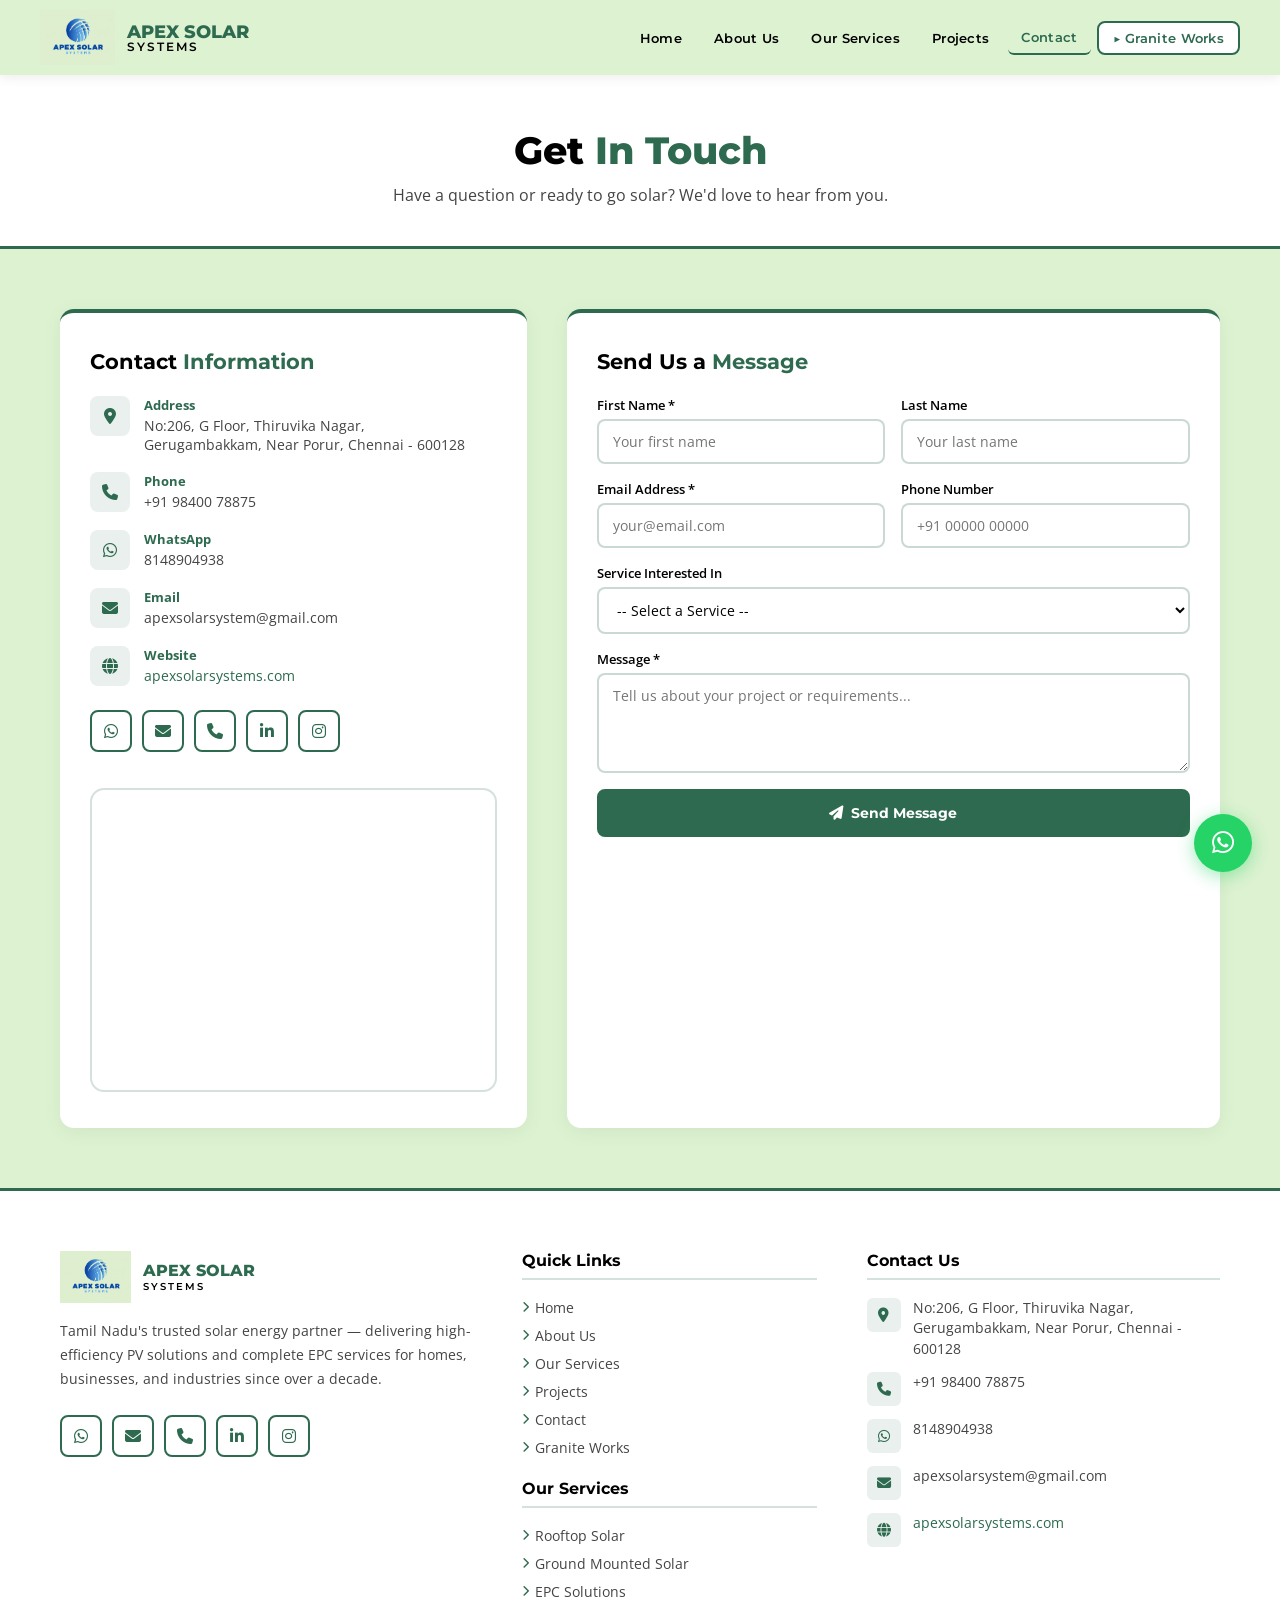
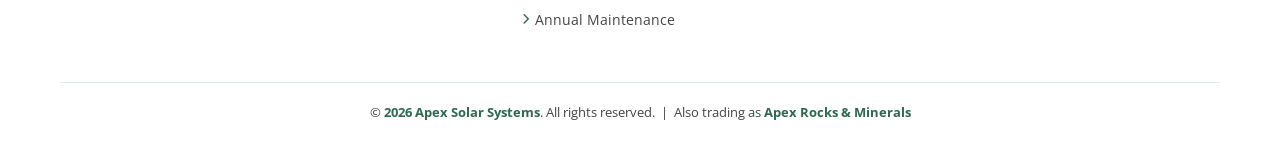
<file: contact.html>
<!DOCTYPE html>
<html lang="en">
<head>
  <!-- Google tag (gtag.js) -->
<script async src="https://www.googletagmanager.com/gtag/js?id=GT-MQRT2NZC"></script>
<script>
  window.dataLayer = window.dataLayer || [];
  function gtag(){dataLayer.push(arguments);}
  gtag('js', new Date());

  gtag('config', 'GT-ABC123XYZ');
</script>
  <meta charset="UTF-8" />
  <meta name="viewport" content="width=device-width, initial-scale=1.0" />
  <title>Contact Apex Solar Systems | Solar Installation Enquiry Chennai – Free Quote</title>
  <meta name="description" content="Contact Apex Solar Systems for a free solar quote. Solar panel installation, rooftop solar, on-grid & off-grid systems in Chennai, Gerugambakkam, Porur & Tamil Nadu. Call +91 98400 78875 or WhatsApp 8148904938." />
  <meta name="keywords" content="solar company near me, solar installation near me, solar panel installer Chennai, contact solar company Chennai, free solar quote Chennai, rooftop solar enquiry, solar panel price enquiry, solar subsidy application, PM Surya Ghar Yojana application, solar power for home enquiry, solar installation Gerugambakkam, solar installation Porur, best solar company Chennai, solar EPC company contact" />
  <meta name="robots" content="index, follow" />
  <meta name="author" content="Apex Solar Systems" />
  <link rel="canonical" href="https://apexsolarsystems.com/contact.html" />
  <meta property="og:type" content="website" />
  <meta property="og:title" content="Contact Apex Solar Systems | Free Solar Quote Chennai" />
  <meta property="og:description" content="Get a free solar installation quote. Call +91 98400 78875 or WhatsApp 8148904938. Gerugambakkam, Near Porur, Chennai." />
  <meta property="og:url" content="https://apexsolarsystems.com/contact.html" />
  <meta property="og:image" content="https://apexsolarsystems.com/LOGO.PNG" />
  <link rel="preconnect" href="https://fonts.googleapis.com" />
  <link rel="preconnect" href="https://fonts.gstatic.com" crossorigin />
  <link href="https://fonts.googleapis.com/css2?family=Montserrat:wght@400;600;700;800&family=Open+Sans:wght@400;500;600&display=swap" rel="stylesheet" />
  <link rel="stylesheet" href="https://cdnjs.cloudflare.com/ajax/libs/font-awesome/6.4.0/css/all.min.css" />
  <link rel="stylesheet" href="style.css" />
</head>
<body>

<!-- NAVBAR -->
<nav id="navbar">
  <a href="index.html" class="nav-brand">
    <img src="LOGO.PNG" alt="Apex Solar Logo" />
    <div class="brand-text">
      <span class="apex">APEX SOLAR</span>
      <span class="systems">SYSTEMS</span>
    </div>
  </a>
  <ul class="nav-links">
    <li><a href="index.html">Home</a></li>
    <li><a href="about.html">About Us</a></li>
    <li><a href="services.html">Our Services</a></li>
    <li><a href="projects.html">Projects</a></li>
    <li><a href="contact.html" class="active">Contact</a></li>
    <li><a href="https://apexrocks.in/" target="_blank" rel="noopener" class="granite-btn">&#9654; Granite Works</a></li>
  </ul>
  <div class="hamburger" onclick="toggleNav()" aria-label="Menu" role="button" tabindex="0">
    <span></span><span></span><span></span>
  </div>
</nav>
<div class="mobile-menu" id="mobileMenu">
  <a href="index.html">Home</a>
  <a href="about.html">About Us</a>
  <a href="services.html">Our Services</a>
  <a href="projects.html">Projects</a>
  <a href="contact.html" class="active">Contact</a>
  <a href="https://apexrocks.in/" target="_blank" rel="noopener" class="mob-granite">&#9654; Granite Works</a>
</div>

<!-- PAGE BANNER -->
<div class="page-banner">
  <h1>Get <span>In Touch</span></h1>
  <p>Have a question or ready to go solar? We'd love to hear from you.</p>
</div>

<!-- CONTACT GRID -->
<div class="contact-grid">

  <!-- Contact Info Card -->
  <div class="contact-info-card">
    <h3>Contact <span style="color:var(--green);">Information</span></h3>

    <div class="info-row">
      <div class="icon-box"><i class="fa-solid fa-location-dot"></i></div>
      <div class="info-text">
        <div class="lbl">Address</div>
        <div class="val">No:206, G Floor, Thiruvika Nagar,<br>Gerugambakkam, Near Porur, Chennai - 600128</div>
      </div>
    </div>

    <div class="info-row">
      <div class="icon-box"><i class="fa-solid fa-phone"></i></div>
      <div class="info-text">
        <div class="lbl">Phone</div>
        <div class="val"><a href="tel:+919840078875" style="color:var(--gray);">+91 98400 78875</a></div>
      </div>
    </div>

    <div class="info-row">
      <div class="icon-box"><i class="fa-brands fa-whatsapp"></i></div>
      <div class="info-text">
        <div class="lbl">WhatsApp</div>
        <div class="val"><a href="https://wa.me/918148904938?text=Hello%2C%20Can%20I%20get%20more%20information%20on%20how%20to%20reduce%20my%20EB%20Bill%20100%25%20using%20Solar%20installation%3F" target="_blank" rel="noopener" style="color:var(--gray);">8148904938</a></div>
      </div>
    </div>

    <div class="info-row">
      <div class="icon-box"><i class="fa-solid fa-envelope"></i></div>
      <div class="info-text">
        <div class="lbl">Email</div>
        <div class="val"><a href="mailto:apexsolarsystem@gmail.com" style="color:var(--gray);">apexsolarsystem@gmail.com</a></div>
      </div>
    </div>

    <div class="info-row">
      <div class="icon-box"><i class="fa-solid fa-globe"></i></div>
      <div class="info-text">
        <div class="lbl">Website</div>
        <div class="val"><a href="https://apexsolarsystems.com" target="_blank" rel="noopener" style="color:var(--green);">apexsolarsystems.com</a></div>
      </div>
    </div>

    <div class="social-icons">
      <a href="https://wa.me/918148904938?text=Hello%2C%20Can%20I%20get%20more%20information%20on%20how%20to%20reduce%20my%20EB%20Bill%20100%25%20using%20Solar%20installation%3F" target="_blank" rel="noopener" class="soc-btn" aria-label="WhatsApp"><i class="fa-brands fa-whatsapp"></i><span class="soc-tooltip"><strong>WhatsApp</strong>8148904938</span></a>
      <a href="mailto:apexsolarsystem@gmail.com" class="soc-btn" aria-label="Email"><i class="fa-solid fa-envelope"></i><span class="soc-tooltip"><strong>Email</strong>apexsolarsystem@gmail.com</span></a>
      <a href="tel:+919840078875" class="soc-btn" aria-label="Phone"><i class="fa-solid fa-phone"></i><span class="soc-tooltip"><strong>Phone</strong>+91 98400 78875</span></a>
      <a href="https://www.linkedin.com/in/apex-rock-474b0169/" target="_blank" rel="noopener" class="soc-btn" aria-label="LinkedIn"><i class="fa-brands fa-linkedin-in"></i><span class="soc-tooltip"><strong>LinkedIn</strong>Apex Rock</span></a>
      <a href="https://www.instagram.com/apex_solar_systems" target="_blank" rel="noopener" class="soc-btn" aria-label="Instagram"><i class="fa-brands fa-instagram"></i><span class="soc-tooltip"><strong>Instagram</strong>@apex_solar_systems</span></a>
    </div>

    <!-- Google Maps -->
    <div class="map-wrap">
      <iframe
        src="https://www.google.com/maps/embed?pb=!1m18!1m12!1m3!1d3886.8!2d80.1340242!3d13.0108962!2m3!1f0!2f0!3f0!3m2!1i1024!2i768!4f13.1!3m3!1m2!1s0x3a5261312397cc75%3A0x410c473458a822e2!2sApex+Solar+Systems!5e0!3m2!1sen!2sin!4v1690000000000!5m2!1sen!2sin"
        allowfullscreen="" loading="lazy" referrerpolicy="no-referrer-when-downgrade"
        title="Apex Solar Systems - Gerugambakkam, Chennai">
      </iframe>
    </div>
  </div>

  <!-- Contact Form -->
  <div class="contact-form-card">
    <h3>Send Us a <span style="color:var(--green);">Message</span></h3>
    <form onsubmit="handleForm(event)" novalidate>
      <div class="form-row">
        <div class="form-group">
          <label for="firstName">First Name *</label>
          <input type="text" id="firstName" name="firstName" placeholder="Your first name" required />
        </div>
        <div class="form-group">
          <label for="lastName">Last Name</label>
          <input type="text" id="lastName" name="lastName" placeholder="Your last name" />
        </div>
      </div>
      <div class="form-row">
        <div class="form-group">
          <label for="email">Email Address *</label>
          <input type="email" id="email" name="email" placeholder="your@email.com" required />
        </div>
        <div class="form-group">
          <label for="phone">Phone Number</label>
          <input type="tel" id="phone" name="phone" placeholder="+91 00000 00000" />
        </div>
      </div>
      <div class="form-group">
        <label for="service">Service Interested In</label>
        <select id="service" name="service">
          <option value="">-- Select a Service --</option>
          <option value="rooftop">Rooftop Solar</option>
          <option value="ground">Ground Mounted Solar</option>
          <option value="epc">EPC Solutions</option>
          <option value="amc">Annual Maintenance Contract</option>
          <option value="other">Other / General Enquiry</option>
        </select>
      </div>
      <div class="form-group">
        <label for="message">Message *</label>
        <textarea id="message" name="message" placeholder="Tell us about your project or requirements..." required></textarea>
      </div>
      <button type="submit" class="btn-green" style="width:100%;justify-content:center;display:flex;align-items:center;gap:8px;">
        <i class="fa-solid fa-paper-plane"></i> Send Message
      </button>
    </form>
  </div>

</div>

<!-- FOOTER -->
<footer>
  <div class="footer-grid">
    <div class="footer-col">
      <div style="display:flex;align-items:center;gap:12px;margin-bottom:16px;">
        <img src="LOGO.PNG" alt="Apex Solar Logo" style="height:52px;width:auto;" />
        <div>
          <div style="font-family:'Montserrat',sans-serif;font-weight:800;font-size:1rem;color:var(--green);">APEX SOLAR</div>
          <div style="font-family:'Montserrat',sans-serif;font-weight:600;font-size:0.65rem;color:var(--black);letter-spacing:2px;">SYSTEMS</div>
        </div>
      </div>
      <p>Tamil Nadu's trusted solar energy partner — delivering high-efficiency PV solutions and complete EPC services for homes, businesses, and industries since over a decade.</p>
      <div class="social-icons">
        <a href="https://wa.me/918148904938?text=Hello%2C%20Can%20I%20get%20more%20information%20on%20how%20to%20reduce%20my%20EB%20Bill%20100%25%20using%20Solar%20installation%3F" target="_blank" rel="noopener" class="soc-btn" aria-label="WhatsApp"><i class="fa-brands fa-whatsapp"></i><span class="soc-tooltip"><strong>WhatsApp</strong>8148904938</span></a>
        <a href="mailto:apexsolarsystem@gmail.com" class="soc-btn" aria-label="Email"><i class="fa-solid fa-envelope"></i><span class="soc-tooltip"><strong>Email</strong>apexsolarsystem@gmail.com</span></a>
        <a href="tel:+919840078875" class="soc-btn" aria-label="Phone"><i class="fa-solid fa-phone"></i><span class="soc-tooltip"><strong>Phone</strong>+91 98400 78875</span></a>
        <a href="https://www.linkedin.com/in/apex-rock-474b0169/" target="_blank" rel="noopener" class="soc-btn" aria-label="LinkedIn"><i class="fa-brands fa-linkedin-in"></i><span class="soc-tooltip"><strong>LinkedIn</strong>Apex Rock</span></a>
        <a href="https://www.instagram.com/apex_solar_systems" target="_blank" rel="noopener" class="soc-btn" aria-label="Instagram"><i class="fa-brands fa-instagram"></i><span class="soc-tooltip"><strong>Instagram</strong>@apex_solar_systems</span></a>
      </div>
    </div>
    <div class="footer-col">
      <h4>Quick Links</h4>
      <ul>
        <li><a href="index.html"><i class="fa-solid fa-chevron-right" style="font-size:0.7rem;color:var(--green);"></i> Home</a></li>
        <li><a href="about.html"><i class="fa-solid fa-chevron-right" style="font-size:0.7rem;color:var(--green);"></i> About Us</a></li>
        <li><a href="services.html"><i class="fa-solid fa-chevron-right" style="font-size:0.7rem;color:var(--green);"></i> Our Services</a></li>
        <li><a href="projects.html"><i class="fa-solid fa-chevron-right" style="font-size:0.7rem;color:var(--green);"></i> Projects</a></li>
        <li><a href="contact.html"><i class="fa-solid fa-chevron-right" style="font-size:0.7rem;color:var(--green);"></i> Contact</a></li>
        <li><a href="https://apexrocks.in/" target="_blank" rel="noopener"><i class="fa-solid fa-chevron-right" style="font-size:0.7rem;color:var(--green);"></i> Granite Works</a></li>
      </ul>
      <h4 style="margin-top:22px;">Our Services</h4>
      <ul>
        <li><a href="services.html"><i class="fa-solid fa-chevron-right" style="font-size:0.7rem;color:var(--green);"></i> Rooftop Solar</a></li>
        <li><a href="services.html"><i class="fa-solid fa-chevron-right" style="font-size:0.7rem;color:var(--green);"></i> Ground Mounted Solar</a></li>
        <li><a href="services.html"><i class="fa-solid fa-chevron-right" style="font-size:0.7rem;color:var(--green);"></i> EPC Solutions</a></li>
        <li><a href="services.html"><i class="fa-solid fa-chevron-right" style="font-size:0.7rem;color:var(--green);"></i> Annual Maintenance</a></li>
      </ul>
    </div>
    <div class="footer-col">
      <h4>Contact Us</h4>
      <div class="footer-contact-row"><div class="footer-icon-box"><i class="fa-solid fa-location-dot"></i></div><div class="txt">No:206, G Floor, Thiruvika Nagar,<br>Gerugambakkam, Near Porur, Chennai - 600128</div></div>
      <div class="footer-contact-row"><div class="footer-icon-box"><i class="fa-solid fa-phone"></i></div><div class="txt"><a href="tel:+919840078875" style="color:var(--gray);">+91 98400 78875</a></div></div>
      <div class="footer-contact-row"><div class="footer-icon-box"><i class="fa-brands fa-whatsapp"></i></div><div class="txt"><a href="https://wa.me/918148904938?text=Hello%2C%20Can%20I%20get%20more%20information%20on%20how%20to%20reduce%20my%20EB%20Bill%20100%25%20using%20Solar%20installation%3F" target="_blank" rel="noopener" style="color:var(--gray);">8148904938</a></div></div>
      <div class="footer-contact-row"><div class="footer-icon-box"><i class="fa-solid fa-envelope"></i></div><div class="txt"><a href="mailto:apexsolarsystem@gmail.com" style="color:var(--gray);">apexsolarsystem@gmail.com</a></div></div>
      <div class="footer-contact-row"><div class="footer-icon-box"><i class="fa-solid fa-globe"></i></div><div class="txt"><a href="https://apexsolarsystems.com" target="_blank" rel="noopener" style="color:var(--green);">apexsolarsystems.com</a></div></div>
    </div>
  </div>
  <div class="footer-bottom">&copy; <span id="footerYear"></span> <span>Apex Solar Systems</span>. All rights reserved. &nbsp;|&nbsp; Also trading as <a href="https://apexrocks.in/" target="_blank" rel="noopener" style="color:var(--green);font-weight:700;">Apex Rocks &amp; Minerals</a></div>
</footer>

<a href="https://wa.me/918148904938?text=Hello%2C%20Can%20I%20get%20more%20information%20on%20how%20to%20reduce%20my%20EB%20Bill%20100%25%20using%20Solar%20installation%3F" target="_blank" rel="noopener" class="wa-float" aria-label="Chat on WhatsApp"><i class="fa-brands fa-whatsapp"></i></a>

<script>
  function toggleNav() { document.getElementById('mobileMenu').classList.toggle('open'); }
  window.addEventListener('scroll', function() {
    document.getElementById('navbar').classList.toggle('scrolled', window.scrollY > 40);
  });
  document.getElementById('footerYear').textContent = new Date().getFullYear();

  function handleForm(e) {
    e.preventDefault();
    var firstName  = document.getElementById('firstName').value.trim();
    var lastName   = document.getElementById('lastName').value.trim();
    var fullName   = (firstName + ' ' + lastName).trim() || 'Not provided';
    var email      = document.getElementById('email').value.trim() || 'Not provided';
    var phone      = document.getElementById('phone').value.trim() || 'Not provided';
    var message    = document.getElementById('message').value.trim();
    var serviceEl  = document.getElementById('service');
    var serviceVal = serviceEl.value ? serviceEl.options[serviceEl.selectedIndex].text : 'Not selected';

    var btn = e.target.querySelector('button[type="submit"]');
    var origHTML = btn.innerHTML;
    btn.innerHTML = '<i class="fa-solid fa-spinner fa-spin"></i> Sending…';
    btn.disabled = true;

    // Replace YOUR_FORM_ID with your Formspree form ID
    fetch('https://formspree.io/f/YOUR_FORM_ID', {
      method: 'POST',
      headers: { 'Content-Type': 'application/json', 'Accept': 'application/json' },
      body: JSON.stringify({ name: fullName, email: email, phone: phone, service: serviceVal, message: message })
    })
    .then(function(res) {
      if (!res.ok) throw new Error('Server error ' + res.status);
      return res.json();
    })
    .then(function() {
      btn.innerHTML = '<i class="fa-solid fa-circle-check"></i> Message Sent!';
      btn.style.background = '#1a7a3f';
      var waText = encodeURIComponent(
        '🌞 *New Enquiry – Apex Solar Systems*\n\n' +
        '👤 *Name:* ' + fullName + '\n' +
        '📞 *Phone:* ' + phone + '\n' +
        '📧 *Email:* ' + email + '\n' +
        '⚡ *Service:* ' + serviceVal + '\n\n' +
        '💬 *Message:*\n' + message
      );
      window.open('https://wa.me/918148904938?text=' + waText, '_blank');
      e.target.reset();
      setTimeout(function() { btn.innerHTML = origHTML; btn.style.background = ''; btn.disabled = false; }, 4000);
    })
    .catch(function(err) {
      console.error('Formspree error:', err);
      btn.innerHTML = '<i class="fa-solid fa-triangle-exclamation"></i> Failed – Try Again';
      btn.style.background = '#c0392b';
      btn.disabled = false;
      setTimeout(function() { btn.innerHTML = origHTML; btn.style.background = ''; }, 3500);
      alert('Sorry, there was an issue. Please call us at +91 98400 78875 or WhatsApp 8148904938.');
    });
  }
</script>
</body>
</html>
</file>
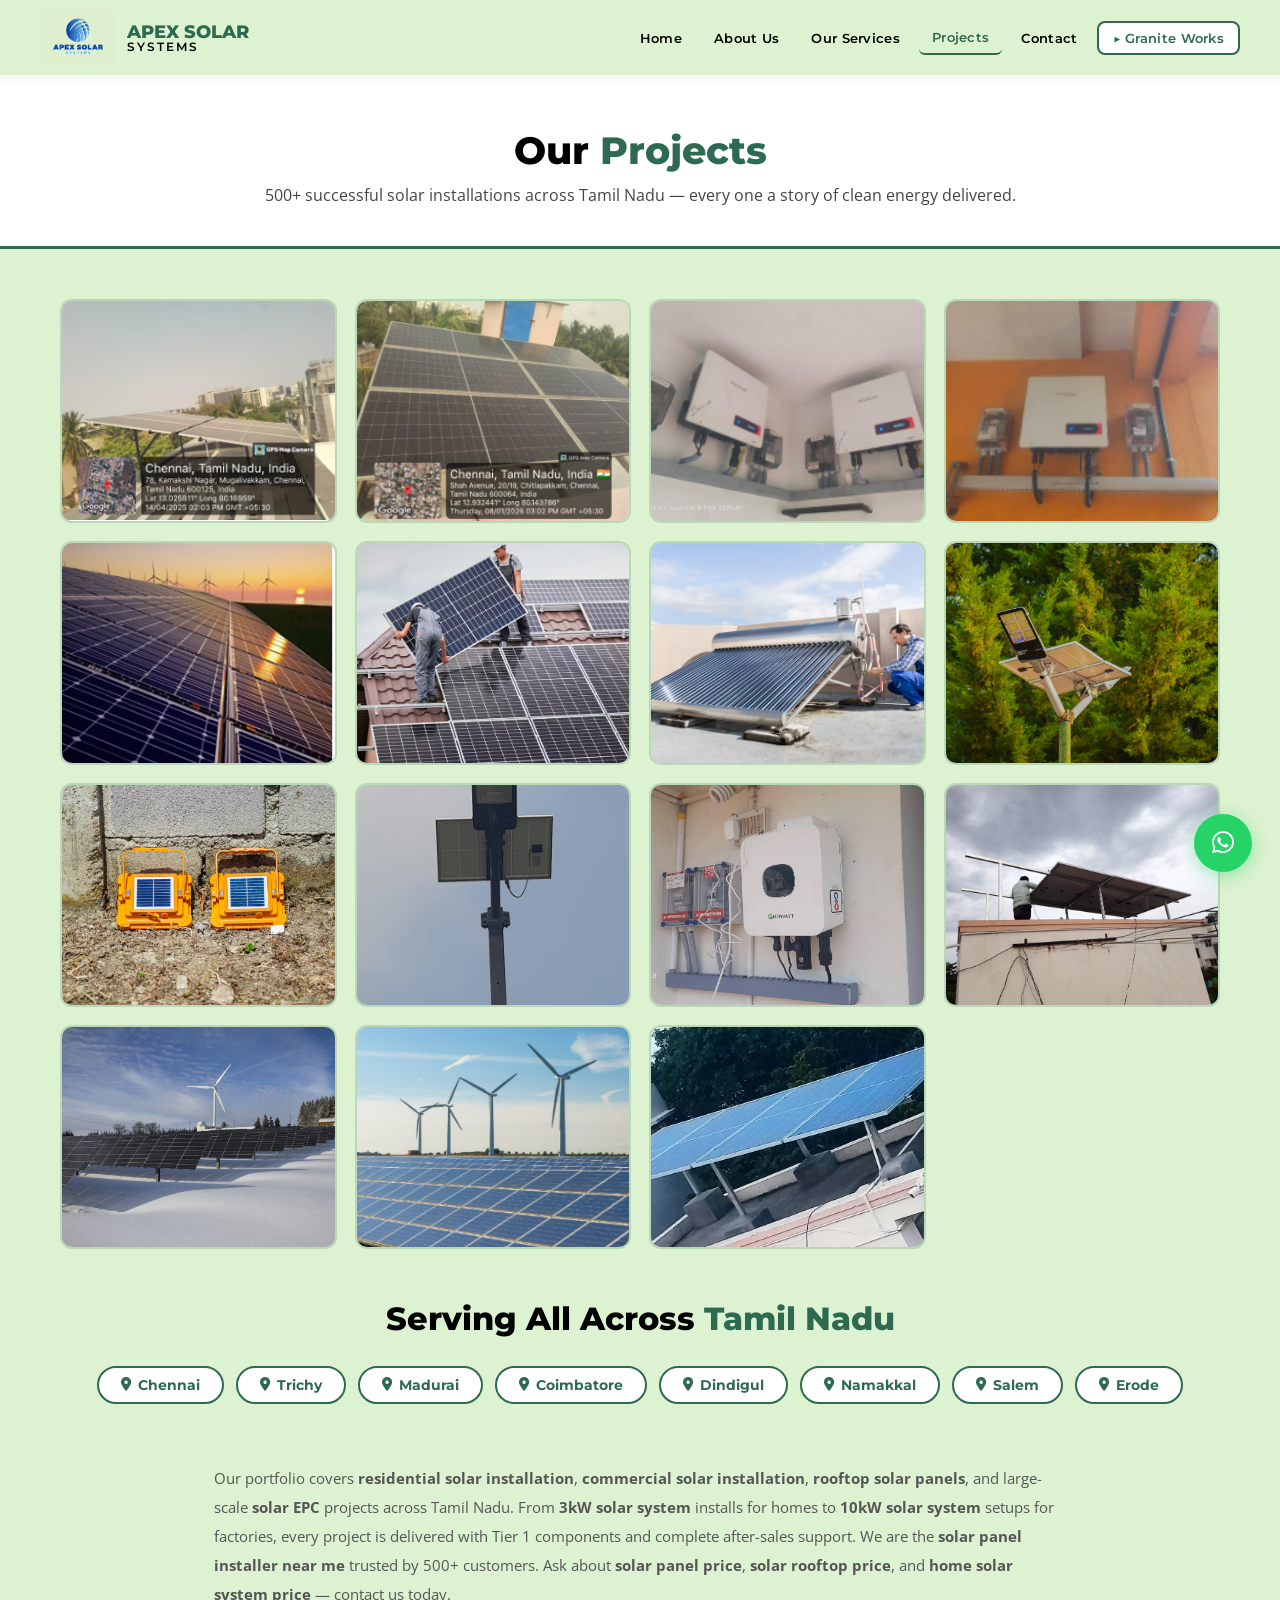
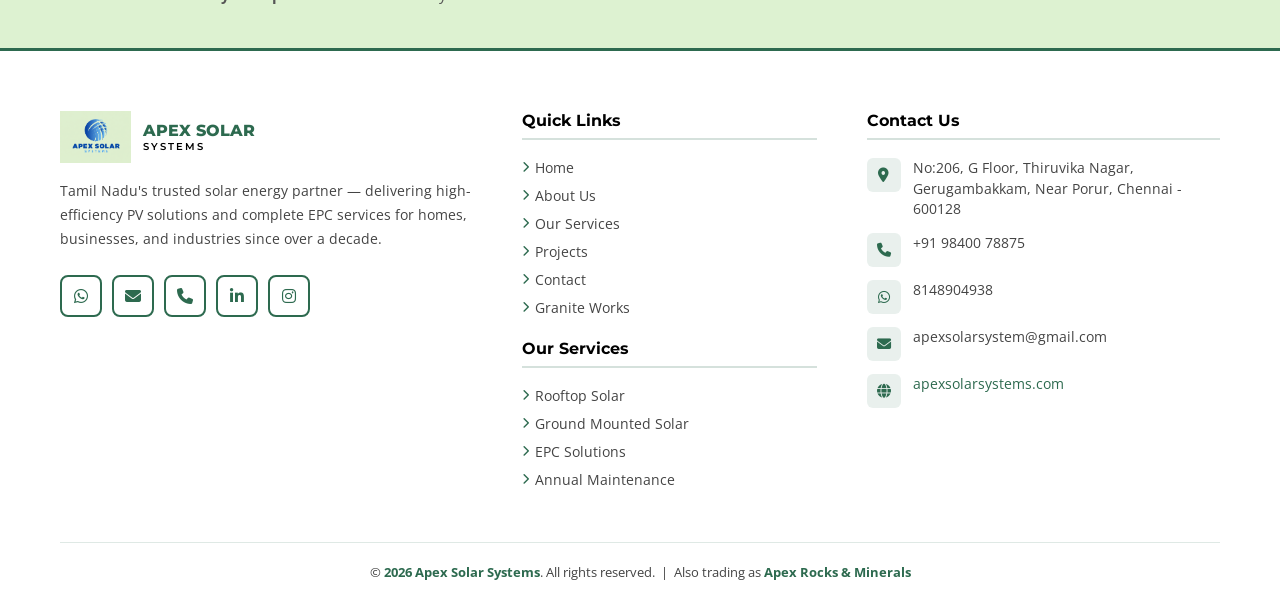
<file: projects.html>
<!DOCTYPE html>
<html lang="en">
<head>
  <!-- Google tag (gtag.js) -->
<script async src="https://www.googletagmanager.com/gtag/js?id=GT-MQRT2NZC"></script>
<script>
  window.dataLayer = window.dataLayer || [];
  function gtag(){dataLayer.push(arguments);}
  gtag('js', new Date());

  gtag('config', 'GT-ABC123XYZ');
</script>
  <meta charset="UTF-8" />
  <meta name="viewport" content="width=device-width, initial-scale=1.0" />
  <title>Solar Projects | Residential & Commercial Solar Installations – Apex Solar Systems Tamil Nadu</title>
  <meta name="description" content="View 500+ completed solar projects by Apex Solar Systems across Tamil Nadu – residential rooftop solar, commercial solar farms, industrial EPC installations in Chennai, Trichy, Madurai, Coimbatore and more." />
  <meta name="keywords" content="solar installation near me, rooftop solar installation, residential solar installation, commercial solar installation, solar projects Tamil Nadu, solar panels for home Chennai, rooftop solar panels, solar panel installer, solar installation photos, solar power for home Tamil Nadu, solar company near me, solar EPC projects Chennai" />
  <meta name="robots" content="index, follow" />
  <meta name="author" content="Apex Solar Systems" />
  <link rel="canonical" href="https://apexsolarsystems.com/projects.html" />
  <meta property="og:type" content="website" />
  <meta property="og:title" content="Solar Projects | 500+ Installations – Apex Solar Systems Tamil Nadu" />
  <meta property="og:description" content="500+ residential & commercial solar installations across Tamil Nadu. View our rooftop solar and EPC project gallery." />
  <meta property="og:url" content="https://apexsolarsystems.com/projects.html" />
  <meta property="og:image" content="https://apexsolarsystems.com/LOGO.PNG" />
  <link rel="preconnect" href="https://fonts.googleapis.com" />
  <link rel="preconnect" href="https://fonts.gstatic.com" crossorigin />
  <link href="https://fonts.googleapis.com/css2?family=Montserrat:wght@400;600;700;800&family=Open+Sans:wght@400;500;600&display=swap" rel="stylesheet" />
  <link rel="stylesheet" href="https://cdnjs.cloudflare.com/ajax/libs/font-awesome/6.4.0/css/all.min.css" />
  <link rel="stylesheet" href="style.css" />
</head>
<body>

<!-- NAVBAR -->
<nav id="navbar">
  <a href="index.html" class="nav-brand">
    <img src="LOGO.PNG" alt="Apex Solar Logo" />
    <div class="brand-text">
      <span class="apex">APEX SOLAR</span>
      <span class="systems">SYSTEMS</span>
    </div>
  </a>
  <ul class="nav-links">
    <li><a href="index.html">Home</a></li>
    <li><a href="about.html">About Us</a></li>
    <li><a href="services.html">Our Services</a></li>
    <li><a href="projects.html" class="active">Projects</a></li>
    <li><a href="contact.html">Contact</a></li>
    <li><a href="https://apexrocks.in/" target="_blank" rel="noopener" class="granite-btn">&#9654; Granite Works</a></li>
  </ul>
  <div class="hamburger" onclick="toggleNav()" aria-label="Menu" role="button" tabindex="0">
    <span></span><span></span><span></span>
  </div>
</nav>
<div class="mobile-menu" id="mobileMenu">
  <a href="index.html">Home</a>
  <a href="about.html">About Us</a>
  <a href="services.html">Our Services</a>
  <a href="projects.html" class="active">Projects</a>
  <a href="contact.html">Contact</a>
  <a href="https://apexrocks.in/" target="_blank" rel="noopener" class="mob-granite">&#9654; Granite Works</a>
</div>

<!-- PAGE BANNER -->
<div class="page-banner">
  <h1>Our <span>Projects</span></h1>
  <p>500+ successful solar installations across Tamil Nadu — every one a story of clean energy delivered.</p>
</div>

<!-- PROJECTS GRID -->
<div class="projects-grid">
  <div class="proj-card"><img src="1.PNG" alt="Residential Rooftop Solar" /><div class="proj-overlay"><h4>Residential Rooftop Solar</h4><span class="loc-badge"><i class="fa-solid fa-location-dot"></i> Chennai</span></div></div>
  <div class="proj-card"><img src="2.PNG" alt="Commercial Solar Installation" /><div class="proj-overlay"><h4>Commercial Solar Installation</h4><span class="loc-badge"><i class="fa-solid fa-location-dot"></i> Trichy</span></div></div>
  <div class="proj-card"><img src="3.PNG" alt="Industrial Solar Plant" /><div class="proj-overlay"><h4>Industrial Solar Plant</h4><span class="loc-badge"><i class="fa-solid fa-location-dot"></i> Coimbatore</span></div></div>
  <div class="proj-card"><img src="4.PNG" alt="Institutional Solar System" /><div class="proj-overlay"><h4>Institutional Solar System</h4><span class="loc-badge"><i class="fa-solid fa-location-dot"></i> Madurai</span></div></div>
  <div class="proj-card"><img src="5.PNG" alt="Ground Mounted Solar Farm" /><div class="proj-overlay"><h4>Ground Mounted Solar Farm</h4><span class="loc-badge"><i class="fa-solid fa-location-dot"></i> Dindigul</span></div></div>
  <div class="proj-card"><img src="solar_1.PNG" alt="Rooftop Solar Project" /><div class="proj-overlay"><h4>Rooftop Solar Project</h4><span class="loc-badge"><i class="fa-solid fa-location-dot"></i> Salem</span></div></div>
  <div class="proj-card"><img src="solar_2.PNG" alt="EPC Solar Solution" /><div class="proj-overlay"><h4>EPC Solar Solution</h4><span class="loc-badge"><i class="fa-solid fa-location-dot"></i> Erode</span></div></div>
  <div class="proj-card"><img src="solar_3.PNG" alt="Community Solar Project" /><div class="proj-overlay"><h4>Community Solar Project</h4><span class="loc-badge"><i class="fa-solid fa-location-dot"></i> Namakkal</span></div></div>
  <div class="proj-card"><img src="solar_4.PNG" alt="Multi-Rooftop Installation" /><div class="proj-overlay"><h4>Multi-Rooftop Installation</h4><span class="loc-badge"><i class="fa-solid fa-location-dot"></i> Chennai</span></div></div>
  <div class="proj-card"><img src="WhatsApp Image 2026-07-23 at 2.21.26 PM.jpeg" alt="Recent Solar Install" /><div class="proj-overlay"><h4>Recent Solar Install</h4><span class="loc-badge"><i class="fa-solid fa-location-dot"></i> Trichy</span></div></div>
  <div class="proj-card"><img src="WhatsApp Image 2026-07-23 at 2.21.27 PM.jpeg" alt="Solar Wiring &amp; Setup" /><div class="proj-overlay"><h4>Solar Wiring &amp; Setup</h4><span class="loc-badge"><i class="fa-solid fa-location-dot"></i> Coimbatore</span></div></div>
  <div class="proj-card"><img src="WhatsApp Image 2026-07-23 at 2.21.28 PM.jpeg" alt="Panel Array Installation" /><div class="proj-overlay"><h4>Panel Array Installation</h4><span class="loc-badge"><i class="fa-solid fa-location-dot"></i> Madurai</span></div></div>

  <div class="proj-card"><img src="pexels-pixabay-433308.jpg" alt="Large Solar Array" /><div class="proj-overlay"><h4>Large Solar Array</h4><span class="loc-badge"><i class="fa-solid fa-location-dot"></i> Salem</span></div></div>
  <div class="proj-card"><img src="pic1.PNG" alt="Solar Installation" /><div class="proj-overlay"><h4>Solar Installation</h4><span class="loc-badge"><i class="fa-solid fa-location-dot"></i> Chennai</span></div></div>
  <div class="proj-card"><img src="pic2.jpeg" alt="Solar Project" /><div class="proj-overlay"><h4>Solar Project</h4><span class="loc-badge"><i class="fa-solid fa-location-dot"></i> Tamil Nadu</span></div></div>
</div>

<!-- LOCATIONS -->
<div class="proj-locations">
  <div class="section-center" style="margin-bottom:22px;">
    <h2 class="section-title">Serving All Across <span>Tamil Nadu</span></h2>
  </div>
  <div class="location-chips" style="justify-content:center;">
    <span class="chip"><i class="fa-solid fa-location-dot"></i> Chennai</span>
    <span class="chip"><i class="fa-solid fa-location-dot"></i> Trichy</span>
    <span class="chip"><i class="fa-solid fa-location-dot"></i> Madurai</span>
    <span class="chip"><i class="fa-solid fa-location-dot"></i> Coimbatore</span>
    <span class="chip"><i class="fa-solid fa-location-dot"></i> Dindigul</span>
    <span class="chip"><i class="fa-solid fa-location-dot"></i> Namakkal</span>
    <span class="chip"><i class="fa-solid fa-location-dot"></i> Salem</span>
    <span class="chip"><i class="fa-solid fa-location-dot"></i> Erode</span>
  </div>
</div>

<!-- SEO PARAGRAPH -->
<section aria-label="Solar Installation Locations Tamil Nadu" style="max-width:900px;margin:0 auto;padding:0 24px 40px;">
  <p style="color:#555;line-height:1.9;font-size:0.95rem;">
    Our portfolio covers <strong>residential solar installation</strong>, <strong>commercial solar installation</strong>, <strong>rooftop solar panels</strong>, and large-scale <strong>solar EPC</strong> projects across Tamil Nadu. From <strong>3kW solar system</strong> installs for homes to <strong>10kW solar system</strong> setups for factories, every project is delivered with Tier 1 components and complete after-sales support. We are the <strong>solar panel installer near me</strong> trusted by 500+ customers. Ask about <strong>solar panel price</strong>, <strong>solar rooftop price</strong>, and <strong>home solar system price</strong> — contact us today.
  </p>
</section>

<!-- FOOTER --><footer>
  <div class="footer-grid">
    <div class="footer-col">
      <div style="display:flex;align-items:center;gap:12px;margin-bottom:16px;">
        <img src="LOGO.PNG" alt="Apex Solar Logo" style="height:52px;width:auto;" />
        <div>
          <div style="font-family:'Montserrat',sans-serif;font-weight:800;font-size:1rem;color:var(--green);">APEX SOLAR</div>
          <div style="font-family:'Montserrat',sans-serif;font-weight:600;font-size:0.65rem;color:var(--black);letter-spacing:2px;">SYSTEMS</div>
        </div>
      </div>
      <p>Tamil Nadu's trusted solar energy partner — delivering high-efficiency PV solutions and complete EPC services for homes, businesses, and industries since over a decade.</p>
      <div class="social-icons">
        <a href="https://wa.me/918148904938?text=Hello%2C%20Can%20I%20get%20more%20information%20on%20how%20to%20reduce%20my%20EB%20Bill%20100%25%20using%20Solar%20installation%3F" target="_blank" rel="noopener" class="soc-btn" aria-label="WhatsApp"><i class="fa-brands fa-whatsapp"></i><span class="soc-tooltip"><strong>WhatsApp</strong>8148904938</span></a>
        <a href="mailto:apexsolarsystem@gmail.com" class="soc-btn" aria-label="Email"><i class="fa-solid fa-envelope"></i><span class="soc-tooltip"><strong>Email</strong>apexsolarsystem@gmail.com</span></a>
        <a href="tel:+919840078875" class="soc-btn" aria-label="Phone"><i class="fa-solid fa-phone"></i><span class="soc-tooltip"><strong>Phone</strong>+91 98400 78875</span></a>
        <a href="https://www.linkedin.com/in/apex-rock-474b0169/" target="_blank" rel="noopener" class="soc-btn" aria-label="LinkedIn"><i class="fa-brands fa-linkedin-in"></i><span class="soc-tooltip"><strong>LinkedIn</strong>Apex Rock</span></a>
        <a href="https://www.instagram.com/apex_solar_systems" target="_blank" rel="noopener" class="soc-btn" aria-label="Instagram"><i class="fa-brands fa-instagram"></i><span class="soc-tooltip"><strong>Instagram</strong>@apex_solar_systems</span></a>
      </div>
    </div>
    <div class="footer-col">
      <h4>Quick Links</h4>
      <ul>
        <li><a href="index.html"><i class="fa-solid fa-chevron-right" style="font-size:0.7rem;color:var(--green);"></i> Home</a></li>
        <li><a href="about.html"><i class="fa-solid fa-chevron-right" style="font-size:0.7rem;color:var(--green);"></i> About Us</a></li>
        <li><a href="services.html"><i class="fa-solid fa-chevron-right" style="font-size:0.7rem;color:var(--green);"></i> Our Services</a></li>
        <li><a href="projects.html"><i class="fa-solid fa-chevron-right" style="font-size:0.7rem;color:var(--green);"></i> Projects</a></li>
        <li><a href="contact.html"><i class="fa-solid fa-chevron-right" style="font-size:0.7rem;color:var(--green);"></i> Contact</a></li>
        <li><a href="https://apexrocks.in/" target="_blank" rel="noopener"><i class="fa-solid fa-chevron-right" style="font-size:0.7rem;color:var(--green);"></i> Granite Works</a></li>
      </ul>
      <h4 style="margin-top:22px;">Our Services</h4>
      <ul>
        <li><a href="services.html"><i class="fa-solid fa-chevron-right" style="font-size:0.7rem;color:var(--green);"></i> Rooftop Solar</a></li>
        <li><a href="services.html"><i class="fa-solid fa-chevron-right" style="font-size:0.7rem;color:var(--green);"></i> Ground Mounted Solar</a></li>
        <li><a href="services.html"><i class="fa-solid fa-chevron-right" style="font-size:0.7rem;color:var(--green);"></i> EPC Solutions</a></li>
        <li><a href="services.html"><i class="fa-solid fa-chevron-right" style="font-size:0.7rem;color:var(--green);"></i> Annual Maintenance</a></li>
      </ul>
    </div>
    <div class="footer-col">
      <h4>Contact Us</h4>
      <div class="footer-contact-row"><div class="footer-icon-box"><i class="fa-solid fa-location-dot"></i></div><div class="txt">No:206, G Floor, Thiruvika Nagar,<br>Gerugambakkam, Near Porur, Chennai - 600128</div></div>
      <div class="footer-contact-row"><div class="footer-icon-box"><i class="fa-solid fa-phone"></i></div><div class="txt"><a href="tel:+919840078875" style="color:var(--gray);">+91 98400 78875</a></div></div>
      <div class="footer-contact-row"><div class="footer-icon-box"><i class="fa-brands fa-whatsapp"></i></div><div class="txt"><a href="https://wa.me/918148904938?text=Hello%2C%20Can%20I%20get%20more%20information%20on%20how%20to%20reduce%20my%20EB%20Bill%20100%25%20using%20Solar%20installation%3F" target="_blank" rel="noopener" style="color:var(--gray);">8148904938</a></div></div>
      <div class="footer-contact-row"><div class="footer-icon-box"><i class="fa-solid fa-envelope"></i></div><div class="txt"><a href="mailto:apexsolarsystem@gmail.com" style="color:var(--gray);">apexsolarsystem@gmail.com</a></div></div>
      <div class="footer-contact-row"><div class="footer-icon-box"><i class="fa-solid fa-globe"></i></div><div class="txt"><a href="https://apexsolarsystems.com" target="_blank" rel="noopener" style="color:var(--green);">apexsolarsystems.com</a></div></div>
    </div>
  </div>
  <div class="footer-bottom">&copy; <span id="footerYear"></span> <span>Apex Solar Systems</span>. All rights reserved. &nbsp;|&nbsp; Also trading as <a href="https://apexrocks.in/" target="_blank" rel="noopener" style="color:var(--green);font-weight:700;">Apex Rocks &amp; Minerals</a></div>
</footer>

<a href="https://wa.me/918148904938?text=Hello%2C%20Can%20I%20get%20more%20information%20on%20how%20to%20reduce%20my%20EB%20Bill%20100%25%20using%20Solar%20installation%3F" target="_blank" rel="noopener" class="wa-float" aria-label="Chat on WhatsApp"><i class="fa-brands fa-whatsapp"></i></a>

<script>
  function toggleNav() { document.getElementById('mobileMenu').classList.toggle('open'); }
  window.addEventListener('scroll', function() {
    document.getElementById('navbar').classList.toggle('scrolled', window.scrollY > 40);
  });
  document.getElementById('footerYear').textContent = new Date().getFullYear();
</script>
</body>
</html>
</file>
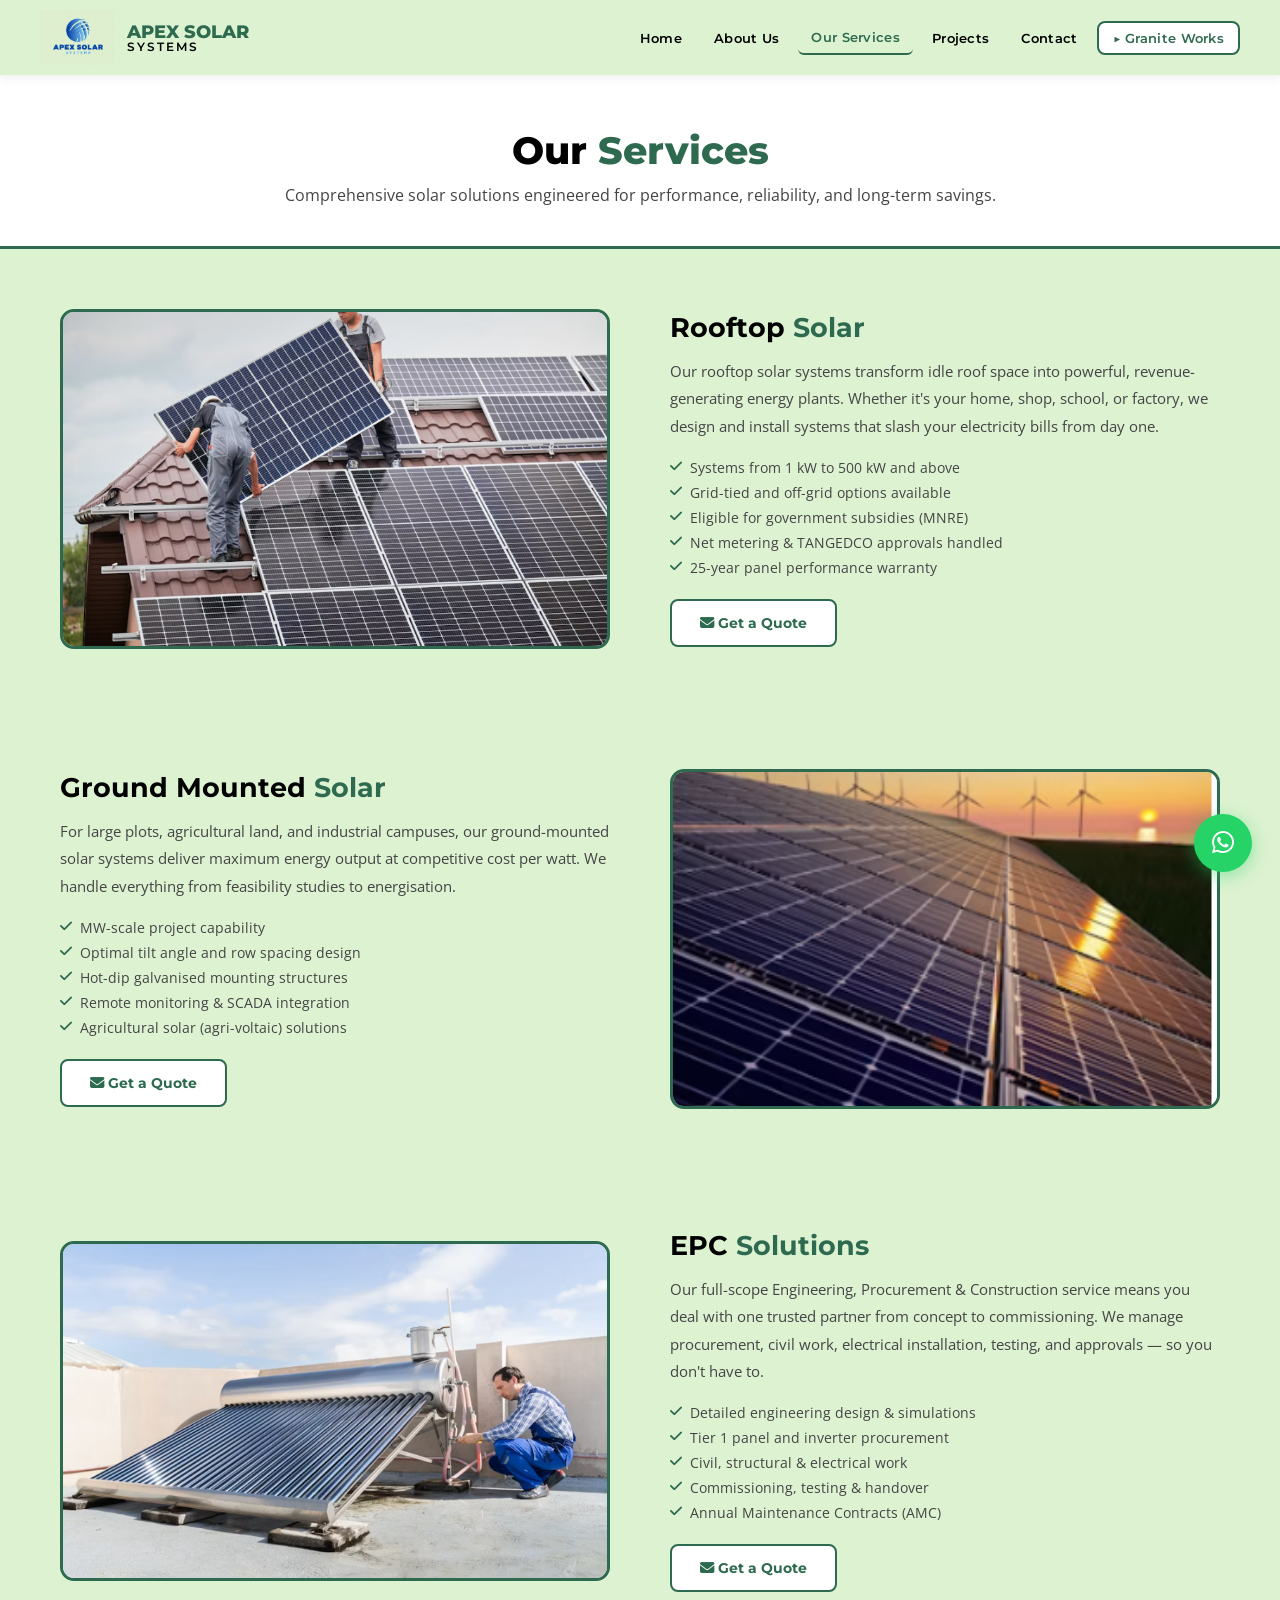
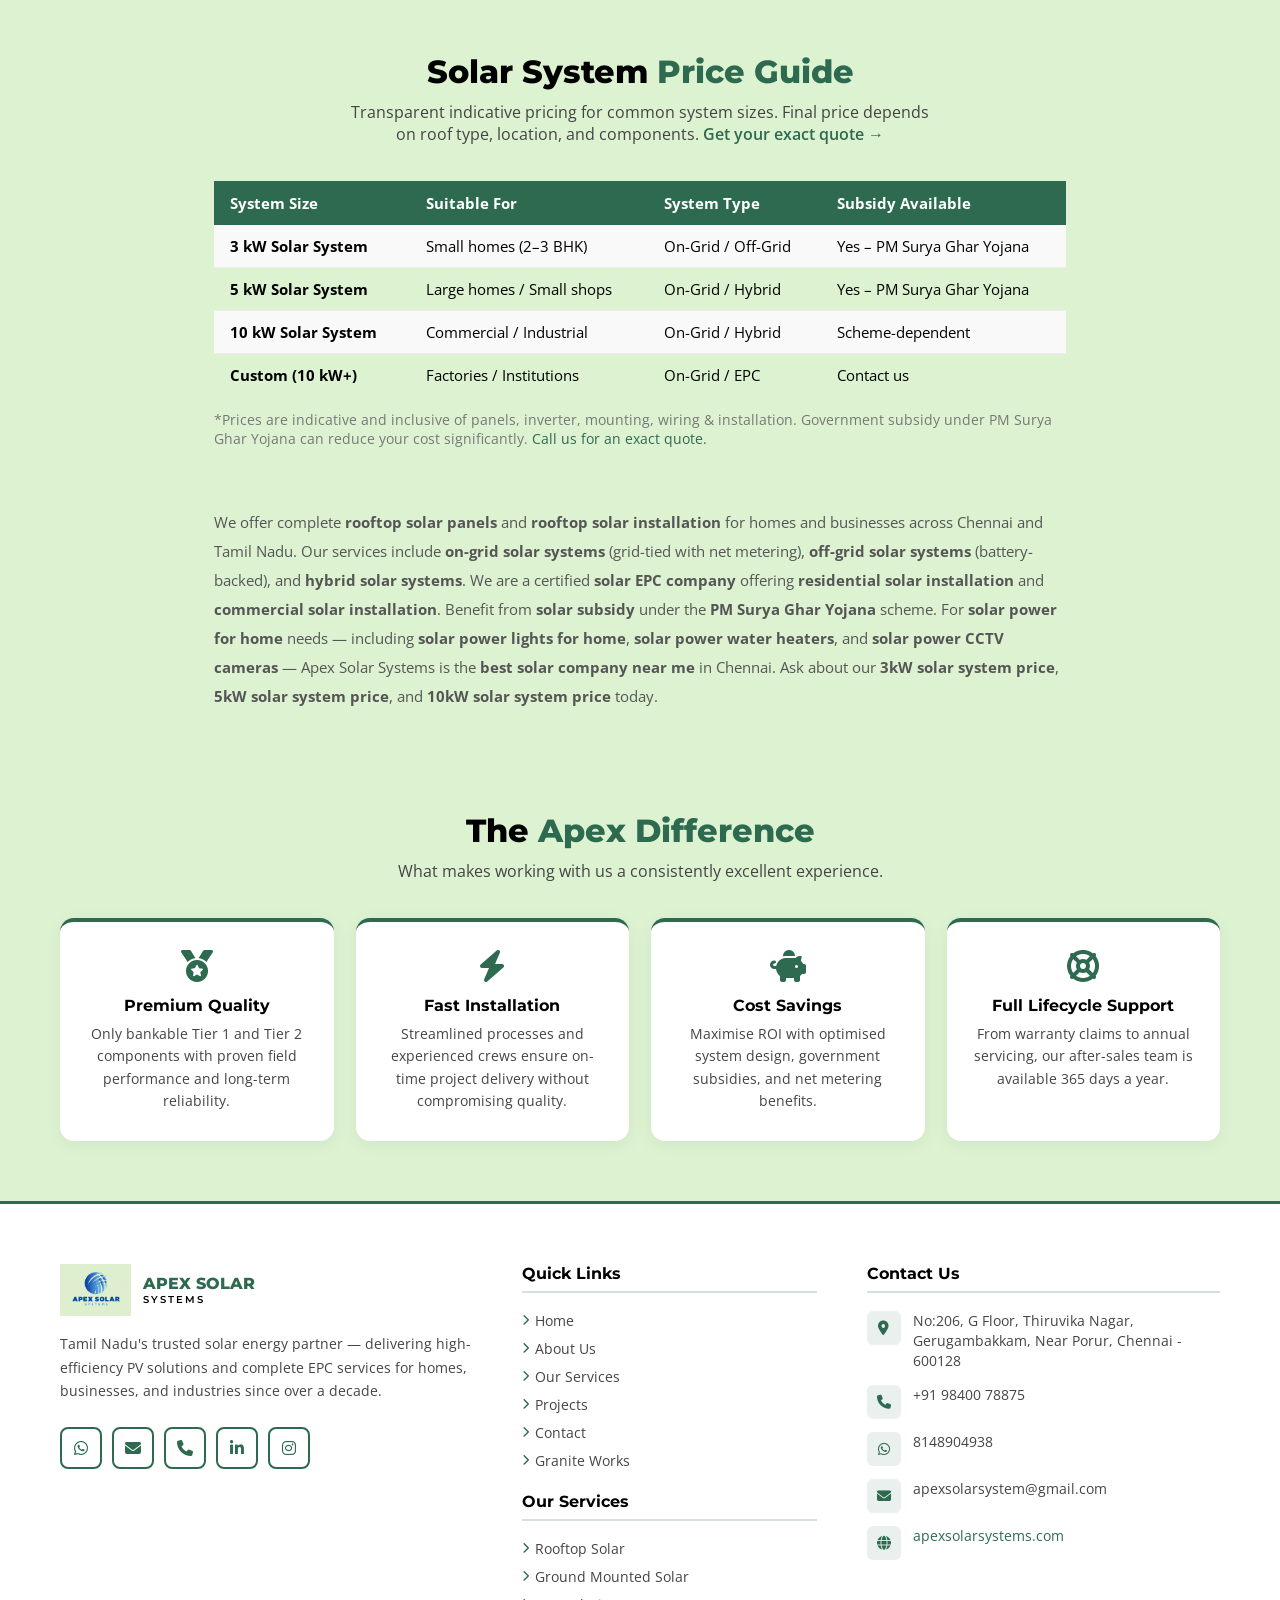
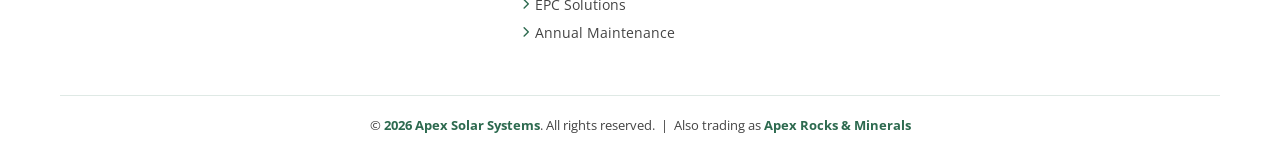
<file: services.html>
<!DOCTYPE html>
<html lang="en">
<head>
  <!-- Google tag (gtag.js) -->
<script async src="https://www.googletagmanager.com/gtag/js?id=GT-MQRT2NZC"></script>
<script>
  window.dataLayer = window.dataLayer || [];
  function gtag(){dataLayer.push(arguments);}
  gtag('js', new Date());

  gtag('config', 'GT-ABC123XYZ');
</script>
  <meta charset="UTF-8" />
  <meta name="viewport" content="width=device-width, initial-scale=1.0" />
  <title>Solar Services | Rooftop Solar, On-Grid, Off-Grid, Hybrid & EPC – Apex Solar Systems Chennai</title>
  <meta name="description" content="Apex Solar Systems offers rooftop solar installation, on-grid solar systems, off-grid solar systems, hybrid solar, and full EPC solutions. Get 3kW, 5kW, 10kW solar system prices. Solar subsidy & PM Surya Ghar Yojana assistance in Chennai, Tamil Nadu." />
  <meta name="keywords" content="rooftop solar installation, rooftop solar panels, on-grid solar system, off-grid solar system, hybrid solar system, 3kw solar system price, 5kw solar system price, 10kw solar system price, solar panel price, solar panels for home, solar rooftop price, home solar system price, solar EPC company, solar power for home, solar power on grid system, residential solar installation, commercial solar installation, solar power lights for home, solar power water heater, solar power CCTV camera, solar installation Chennai, solar subsidy Tamil Nadu, PM Surya Ghar Yojana Chennai" />
  <meta name="robots" content="index, follow" />
  <meta name="author" content="Apex Solar Systems" />
  <link rel="canonical" href="https://apexsolarsystems.com/services.html" />
  <meta property="og:type" content="website" />
  <meta property="og:title" content="Solar Services | Rooftop, On-Grid, Off-Grid & EPC – Apex Solar Chennai" />
  <meta property="og:description" content="3kW, 5kW, 10kW solar systems. Rooftop solar, on-grid, off-grid, hybrid. Solar subsidy & PM Surya Ghar Yojana. Chennai & Tamil Nadu." />
  <meta property="og:url" content="https://apexsolarsystems.com/services.html" />
  <meta property="og:image" content="https://apexsolarsystems.com/LOGO.PNG" />
  <link rel="preconnect" href="https://fonts.googleapis.com" />
  <link rel="preconnect" href="https://fonts.gstatic.com" crossorigin />
  <link href="https://fonts.googleapis.com/css2?family=Montserrat:wght@400;600;700;800&family=Open+Sans:wght@400;500;600&display=swap" rel="stylesheet" />
  <link rel="stylesheet" href="https://cdnjs.cloudflare.com/ajax/libs/font-awesome/6.4.0/css/all.min.css" />
  <link rel="stylesheet" href="style.css" />
</head>
<body>

<!-- NAVBAR -->
<nav id="navbar">
  <a href="index.html" class="nav-brand">
    <img src="LOGO.PNG" alt="Apex Solar Logo" />
    <div class="brand-text">
      <span class="apex">APEX SOLAR</span>
      <span class="systems">SYSTEMS</span>
    </div>
  </a>
  <ul class="nav-links">
    <li><a href="index.html">Home</a></li>
    <li><a href="about.html">About Us</a></li>
    <li><a href="services.html" class="active">Our Services</a></li>
    <li><a href="projects.html">Projects</a></li>
    <li><a href="contact.html">Contact</a></li>
    <li><a href="https://apexrocks.in/" target="_blank" rel="noopener" class="granite-btn">&#9654; Granite Works</a></li>
  </ul>
  <div class="hamburger" onclick="toggleNav()" aria-label="Menu" role="button" tabindex="0">
    <span></span><span></span><span></span>
  </div>
</nav>
<div class="mobile-menu" id="mobileMenu">
  <a href="index.html">Home</a>
  <a href="about.html">About Us</a>
  <a href="services.html" class="active">Our Services</a>
  <a href="projects.html">Projects</a>
  <a href="contact.html">Contact</a>
  <a href="https://apexrocks.in/" target="_blank" rel="noopener" class="mob-granite">&#9654; Granite Works</a>
</div>

<!-- PAGE BANNER -->
<div class="page-banner">
  <h1>Our <span>Services</span></h1>
  <p>Comprehensive solar solutions engineered for performance, reliability, and long-term savings.</p>
</div>

<!-- ROOFTOP SOLAR -->
<div class="service-section-row" style="margin-bottom:60px;">
  <img src="solar_1.PNG" alt="Rooftop Solar Installation" />
  <div class="service-section-text">
    <h2>Rooftop <span style="color:var(--green);">Solar</span></h2>
    <p>Our rooftop solar systems transform idle roof space into powerful, revenue-generating energy plants. Whether it's your home, shop, school, or factory, we design and install systems that slash your electricity bills from day one.</p>
    <ul class="benefit-list" style="margin-bottom:22px;">
      <li><i class="fa-solid fa-check"></i> Systems from 1 kW to 500 kW and above</li>
      <li><i class="fa-solid fa-check"></i> Grid-tied and off-grid options available</li>
      <li><i class="fa-solid fa-check"></i> Eligible for government subsidies (MNRE)</li>
      <li><i class="fa-solid fa-check"></i> Net metering &amp; TANGEDCO approvals handled</li>
      <li><i class="fa-solid fa-check"></i> 25-year panel performance warranty</li>
    </ul>
    <a href="contact.html" class="btn-primary"><i class="fa-solid fa-envelope"></i> Get a Quote</a>
  </div>
</div>

<!-- GROUND MOUNTED SOLAR -->
<div class="service-section-row reverse" style="margin-bottom:60px;">
  <img src="5.PNG" alt="Ground Mounted Solar Farm" />
  <div class="service-section-text">
    <h2>Ground Mounted <span style="color:var(--green);">Solar</span></h2>
    <p>For large plots, agricultural land, and industrial campuses, our ground-mounted solar systems deliver maximum energy output at competitive cost per watt. We handle everything from feasibility studies to energisation.</p>
    <ul class="benefit-list" style="margin-bottom:22px;">
      <li><i class="fa-solid fa-check"></i> MW-scale project capability</li>
      <li><i class="fa-solid fa-check"></i> Optimal tilt angle and row spacing design</li>
      <li><i class="fa-solid fa-check"></i> Hot-dip galvanised mounting structures</li>
      <li><i class="fa-solid fa-check"></i> Remote monitoring &amp; SCADA integration</li>
      <li><i class="fa-solid fa-check"></i> Agricultural solar (agri-voltaic) solutions</li>
    </ul>
    <a href="contact.html" class="btn-primary"><i class="fa-solid fa-envelope"></i> Get a Quote</a>
  </div>
</div>

<!-- EPC SOLUTIONS -->
<div class="service-section-row" style="margin-bottom:60px;">
  <img src="solar_2.PNG" alt="EPC Solar Solutions" />
  <div class="service-section-text">
    <h2>EPC <span style="color:var(--green);">Solutions</span></h2>
    <p>Our full-scope Engineering, Procurement &amp; Construction service means you deal with one trusted partner from concept to commissioning. We manage procurement, civil work, electrical installation, testing, and approvals — so you don't have to.</p>
    <ul class="benefit-list" style="margin-bottom:22px;">
      <li><i class="fa-solid fa-check"></i> Detailed engineering design &amp; simulations</li>
      <li><i class="fa-solid fa-check"></i> Tier 1 panel and inverter procurement</li>
      <li><i class="fa-solid fa-check"></i> Civil, structural &amp; electrical work</li>
      <li><i class="fa-solid fa-check"></i> Commissioning, testing &amp; handover</li>
      <li><i class="fa-solid fa-check"></i> Annual Maintenance Contracts (AMC)</li>
    </ul>
    <a href="contact.html" class="btn-primary"><i class="fa-solid fa-envelope"></i> Get a Quote</a>
  </div>
</div>

<!-- SOLAR SYSTEM PRICING GUIDE -->
<div style="max-width:900px;margin:0 auto 60px;padding:0 24px;">
  <div class="section-center" style="margin-bottom:24px;">
    <h2 class="section-title">Solar System <span>Price Guide</span></h2>
    <p class="section-sub">Transparent indicative pricing for common system sizes. Final price depends on roof type, location, and components. <a href="contact.html" style="color:var(--green);font-weight:600;">Get your exact quote →</a></p>
  </div>
  <div style="overflow-x:auto;">
    <table style="width:100%;border-collapse:collapse;font-family:'Open Sans',sans-serif;font-size:0.95rem;">
      <thead>
        <tr style="background:var(--green);color:#fff;">
          <th style="padding:12px 16px;text-align:left;">System Size</th>
          <th style="padding:12px 16px;text-align:left;">Suitable For</th>
          <th style="padding:12px 16px;text-align:left;">System Type</th>
          <th style="padding:12px 16px;text-align:left;">Subsidy Available</th>
        </tr>
      </thead>
      <tbody>
        <tr style="background:#f9f9f9;">
          <td style="padding:11px 16px;border-bottom:1px solid #eee;"><strong>3 kW Solar System</strong></td>
          <td style="padding:11px 16px;border-bottom:1px solid #eee;">Small homes (2–3 BHK)</td>
          <td style="padding:11px 16px;border-bottom:1px solid #eee;">On-Grid / Off-Grid</td>
          <td style="padding:11px 16px;border-bottom:1px solid #eee;">Yes – PM Surya Ghar Yojana</td>
        </tr>
        <tr>
          <td style="padding:11px 16px;border-bottom:1px solid #eee;"><strong>5 kW Solar System</strong></td>
          <td style="padding:11px 16px;border-bottom:1px solid #eee;">Large homes / Small shops</td>
          <td style="padding:11px 16px;border-bottom:1px solid #eee;">On-Grid / Hybrid</td>
          <td style="padding:11px 16px;border-bottom:1px solid #eee;">Yes – PM Surya Ghar Yojana</td>
        </tr>
        <tr style="background:#f9f9f9;">
          <td style="padding:11px 16px;border-bottom:1px solid #eee;"><strong>10 kW Solar System</strong></td>
          <td style="padding:11px 16px;border-bottom:1px solid #eee;">Commercial / Industrial</td>
          <td style="padding:11px 16px;border-bottom:1px solid #eee;">On-Grid / Hybrid</td>
          <td style="padding:11px 16px;border-bottom:1px solid #eee;">Scheme-dependent</td>
        </tr>
        <tr>
          <td style="padding:11px 16px;"><strong>Custom (10 kW+)</strong></td>
          <td style="padding:11px 16px;">Factories / Institutions</td>
          <td style="padding:11px 16px;">On-Grid / EPC</td>
          <td style="padding:11px 16px;">Contact us</td>
        </tr>
      </tbody>
    </table>
  </div>
  <p style="margin-top:14px;font-size:0.88rem;color:#777;">*Prices are indicative and inclusive of panels, inverter, mounting, wiring &amp; installation. Government subsidy under PM Surya Ghar Yojana can reduce your cost significantly. <a href="contact.html" style="color:var(--green);">Call us for an exact quote.</a></p>
</div>

<!-- SEO KEYWORD SECTION -->
<section aria-label="Solar Services Keywords" style="max-width:900px;margin:0 auto;padding:0 24px 40px;">
  <p style="color:#555;line-height:1.9;font-size:0.95rem;">
    We offer complete <strong>rooftop solar panels</strong> and <strong>rooftop solar installation</strong> for homes and businesses across Chennai and Tamil Nadu. Our services include <strong>on-grid solar systems</strong> (grid-tied with net metering), <strong>off-grid solar systems</strong> (battery-backed), and <strong>hybrid solar systems</strong>. We are a certified <strong>solar EPC company</strong> offering <strong>residential solar installation</strong> and <strong>commercial solar installation</strong>. Benefit from <strong>solar subsidy</strong> under the <strong>PM Surya Ghar Yojana</strong> scheme. For <strong>solar power for home</strong> needs — including <strong>solar power lights for home</strong>, <strong>solar power water heaters</strong>, and <strong>solar power CCTV cameras</strong> — Apex Solar Systems is the <strong>best solar company near me</strong> in Chennai. Ask about our <strong>3kW solar system price</strong>, <strong>5kW solar system price</strong>, and <strong>10kW solar system price</strong> today.
  </p>
</section>

<!-- THE APEX DIFFERENCE -->
<div class="apex-diff">
  <div class="section-center">
    <h2 class="section-title">The <span>Apex Difference</span></h2>
    <p class="section-sub">What makes working with us a consistently excellent experience.</p>
  </div>
  <div class="diff-grid">
    <div class="diff-card"><i class="fa-solid fa-medal"></i><h3>Premium Quality</h3><p>Only bankable Tier 1 and Tier 2 components with proven field performance and long-term reliability.</p></div>
    <div class="diff-card"><i class="fa-solid fa-bolt"></i><h3>Fast Installation</h3><p>Streamlined processes and experienced crews ensure on-time project delivery without compromising quality.</p></div>
    <div class="diff-card"><i class="fa-solid fa-piggy-bank"></i><h3>Cost Savings</h3><p>Maximise ROI with optimised system design, government subsidies, and net metering benefits.</p></div>
    <div class="diff-card"><i class="fa-solid fa-life-ring"></i><h3>Full Lifecycle Support</h3><p>From warranty claims to annual servicing, our after-sales team is available 365 days a year.</p></div>
  </div>
</div>

<!-- FOOTER -->
<footer>
  <div class="footer-grid">
    <div class="footer-col">
      <div style="display:flex;align-items:center;gap:12px;margin-bottom:16px;">
        <img src="LOGO.PNG" alt="Apex Solar Logo" style="height:52px;width:auto;" />
        <div>
          <div style="font-family:'Montserrat',sans-serif;font-weight:800;font-size:1rem;color:var(--green);">APEX SOLAR</div>
          <div style="font-family:'Montserrat',sans-serif;font-weight:600;font-size:0.65rem;color:var(--black);letter-spacing:2px;">SYSTEMS</div>
        </div>
      </div>
      <p>Tamil Nadu's trusted solar energy partner — delivering high-efficiency PV solutions and complete EPC services for homes, businesses, and industries since over a decade.</p>
      <div class="social-icons">
        <a href="https://wa.me/918148904938?text=Hello%2C%20Can%20I%20get%20more%20information%20on%20how%20to%20reduce%20my%20EB%20Bill%20100%25%20using%20Solar%20installation%3F" target="_blank" rel="noopener" class="soc-btn" aria-label="WhatsApp"><i class="fa-brands fa-whatsapp"></i><span class="soc-tooltip"><strong>WhatsApp</strong>8148904938</span></a>
        <a href="mailto:apexsolarsystem@gmail.com" class="soc-btn" aria-label="Email"><i class="fa-solid fa-envelope"></i><span class="soc-tooltip"><strong>Email</strong>apexsolarsystem@gmail.com</span></a>
        <a href="tel:+919840078875" class="soc-btn" aria-label="Phone"><i class="fa-solid fa-phone"></i><span class="soc-tooltip"><strong>Phone</strong>+91 98400 78875</span></a>
        <a href="https://www.linkedin.com/in/apex-rock-474b0169/" target="_blank" rel="noopener" class="soc-btn" aria-label="LinkedIn"><i class="fa-brands fa-linkedin-in"></i><span class="soc-tooltip"><strong>LinkedIn</strong>Apex Rock</span></a>
        <a href="https://www.instagram.com/apex_solar_systems" target="_blank" rel="noopener" class="soc-btn" aria-label="Instagram"><i class="fa-brands fa-instagram"></i><span class="soc-tooltip"><strong>Instagram</strong>@apex_solar_systems</span></a>
      </div>
    </div>
    <div class="footer-col">
      <h4>Quick Links</h4>
      <ul>
        <li><a href="index.html"><i class="fa-solid fa-chevron-right" style="font-size:0.7rem;color:var(--green);"></i> Home</a></li>
        <li><a href="about.html"><i class="fa-solid fa-chevron-right" style="font-size:0.7rem;color:var(--green);"></i> About Us</a></li>
        <li><a href="services.html"><i class="fa-solid fa-chevron-right" style="font-size:0.7rem;color:var(--green);"></i> Our Services</a></li>
        <li><a href="projects.html"><i class="fa-solid fa-chevron-right" style="font-size:0.7rem;color:var(--green);"></i> Projects</a></li>
        <li><a href="contact.html"><i class="fa-solid fa-chevron-right" style="font-size:0.7rem;color:var(--green);"></i> Contact</a></li>
        <li><a href="https://apexrocks.in/" target="_blank" rel="noopener"><i class="fa-solid fa-chevron-right" style="font-size:0.7rem;color:var(--green);"></i> Granite Works</a></li>
      </ul>
      <h4 style="margin-top:22px;">Our Services</h4>
      <ul>
        <li><a href="services.html"><i class="fa-solid fa-chevron-right" style="font-size:0.7rem;color:var(--green);"></i> Rooftop Solar</a></li>
        <li><a href="services.html"><i class="fa-solid fa-chevron-right" style="font-size:0.7rem;color:var(--green);"></i> Ground Mounted Solar</a></li>
        <li><a href="services.html"><i class="fa-solid fa-chevron-right" style="font-size:0.7rem;color:var(--green);"></i> EPC Solutions</a></li>
        <li><a href="services.html"><i class="fa-solid fa-chevron-right" style="font-size:0.7rem;color:var(--green);"></i> Annual Maintenance</a></li>
      </ul>
    </div>
    <div class="footer-col">
      <h4>Contact Us</h4>
      <div class="footer-contact-row"><div class="footer-icon-box"><i class="fa-solid fa-location-dot"></i></div><div class="txt">No:206, G Floor, Thiruvika Nagar,<br>Gerugambakkam, Near Porur, Chennai - 600128</div></div>
      <div class="footer-contact-row"><div class="footer-icon-box"><i class="fa-solid fa-phone"></i></div><div class="txt"><a href="tel:+919840078875" style="color:var(--gray);">+91 98400 78875</a></div></div>
      <div class="footer-contact-row"><div class="footer-icon-box"><i class="fa-brands fa-whatsapp"></i></div><div class="txt"><a href="https://wa.me/918148904938?text=Hello%2C%20Can%20I%20get%20more%20information%20on%20how%20to%20reduce%20my%20EB%20Bill%20100%25%20using%20Solar%20installation%3F" target="_blank" rel="noopener" style="color:var(--gray);">8148904938</a></div></div>
      <div class="footer-contact-row"><div class="footer-icon-box"><i class="fa-solid fa-envelope"></i></div><div class="txt"><a href="mailto:apexsolarsystem@gmail.com" style="color:var(--gray);">apexsolarsystem@gmail.com</a></div></div>
      <div class="footer-contact-row"><div class="footer-icon-box"><i class="fa-solid fa-globe"></i></div><div class="txt"><a href="https://apexsolarsystems.com" target="_blank" rel="noopener" style="color:var(--green);">apexsolarsystems.com</a></div></div>
    </div>
  </div>
  <div class="footer-bottom">&copy; <span id="footerYear"></span> <span>Apex Solar Systems</span>. All rights reserved. &nbsp;|&nbsp; Also trading as <a href="https://apexrocks.in/" target="_blank" rel="noopener" style="color:var(--green);font-weight:700;">Apex Rocks &amp; Minerals</a></div>
</footer>

<a href="https://wa.me/918148904938?text=Hello%2C%20Can%20I%20get%20more%20information%20on%20how%20to%20reduce%20my%20EB%20Bill%20100%25%20using%20Solar%20installation%3F" target="_blank" rel="noopener" class="wa-float" aria-label="Chat on WhatsApp"><i class="fa-brands fa-whatsapp"></i></a>

<script>
  function toggleNav() { document.getElementById('mobileMenu').classList.toggle('open'); }
  window.addEventListener('scroll', function() {
    document.getElementById('navbar').classList.toggle('scrolled', window.scrollY > 40);
  });
  document.getElementById('footerYear').textContent = new Date().getFullYear();
</script>
</body>
</html>
</file>
<file: style.css>
:root {
  --bg: #DDF2D1;
  --green: #2D6A4F;
  --black: #000000;
  --white: #FFFFFF;
  --nav-bg: rgba(221,242,209,0.97);
  --card-border: #2D6A4F;
  --gray: #444444;
  --light-green-grad: linear-gradient(135deg, #DDF2D1 0%, #b7e4c7 100%);
}
*, *::before, *::after { box-sizing: border-box; margin: 0; padding: 0; }
html { scroll-behavior: smooth; }
body {
  background: var(--bg);
  color: var(--black);
  font-family: 'Open Sans', sans-serif;
  min-height: 100vh;
  padding-top: 75px;
}
h1,h2,h3,h4,h5,h6 { font-family: 'Montserrat', sans-serif; color: var(--black); }
a { text-decoration: none; color: inherit; }
img { max-width: 100%; display: block; }

/* ── NAVBAR ── */
#navbar {
  position: fixed; top: 0; left: 0; width: 100%; z-index: 1000;
  background: var(--nav-bg); height: 75px;
  display: flex; align-items: center; justify-content: space-between;
  padding: 0 40px;
  box-shadow: 0 2px 12px rgba(0,0,0,0.08);
  transition: background 0.3s;
}
#navbar.scrolled { background: rgba(221,242,209,0.99); box-shadow: 0 4px 20px rgba(0,0,0,0.12); }
.nav-brand { display: flex; align-items: center; gap: 12px; }
.nav-brand img { height: 55px; width: auto; }
.brand-text { display: flex; flex-direction: column; line-height: 1.1; }
.brand-text .apex { font-family:'Montserrat',sans-serif; font-weight:800; font-size:1.1rem; color:var(--green); }
.brand-text .systems { font-family:'Montserrat',sans-serif; font-weight:600; font-size:0.72rem; color:var(--black); letter-spacing:2px; }
.nav-links { display: flex; align-items: center; gap: 6px; list-style: none; }
.nav-links li a {
  font-family:'Montserrat',sans-serif; font-weight:600; font-size:0.82rem;
  color: var(--black); background: none; border: none; cursor: pointer;
  padding: 8px 13px; border-radius: 6px; transition: color 0.2s, background 0.2s;
  letter-spacing: 0.3px; display: inline-block;
}
.nav-links li a:hover { color: var(--green); background: rgba(45,106,79,0.08); }
.nav-links li a.active { color: var(--green); border-bottom: 2px solid var(--green); }
.nav-links .granite-btn {
  background: var(--white) !important; border: 2px solid var(--green) !important;
  color: var(--green) !important; border-radius: 8px; padding: 7px 14px;
}
.nav-links .granite-btn:hover { background: var(--green) !important; color: var(--white) !important; }

/* ── HAMBURGER / MOBILE ── */
.hamburger { display: none; flex-direction: column; gap: 5px; cursor: pointer; padding: 6px; }
.hamburger span { width: 26px; height: 3px; background: var(--black); border-radius: 2px; transition: 0.3s; }
.mobile-menu {
  display: none; flex-direction: column; background: var(--nav-bg);
  padding: 16px 24px; border-top: 1px solid rgba(45,106,79,0.15);
  position: fixed; top: 75px; left: 0; width: 100%; z-index: 999;
}
.mobile-menu.open { display: flex; }
.mobile-menu a {
  font-family:'Montserrat',sans-serif; font-weight:600; font-size:0.9rem;
  color: var(--black); padding: 11px 0; border-bottom: 1px solid rgba(45,106,79,0.1);
}
.mobile-menu a.active { color: var(--green); }
.mobile-menu .mob-granite { color: var(--green) !important; }

/* ── BUTTONS ── */
.btn-primary {
  background: var(--white); color: var(--green);
  border: 2px solid var(--green); border-radius: 8px;
  padding: 13px 28px; font-family:'Montserrat',sans-serif;
  font-weight:700; font-size:0.9rem; cursor: pointer;
  transition: background 0.2s, color 0.2s; display: inline-block;
}
.btn-primary:hover { background: var(--green); color: var(--white); }
.btn-green {
  background: var(--green); color: var(--white); border: 2px solid var(--green);
  border-radius: 8px; padding: 13px 28px; font-family:'Montserrat',sans-serif;
  font-weight:700; font-size:0.9rem; cursor: pointer;
  transition: background 0.2s, color 0.2s; display: inline-block;
}
.btn-green:hover { background: var(--white); color: var(--green); }
.btn-cta-hero {
  display: inline-flex; align-items: center; gap: 10px;
  background: linear-gradient(135deg, #1b7c3e 0%, #2D6A4F 50%, #52c97a 100%);
  background-size: 200% auto;
  color: #fff; border: none; border-radius: 12px;
  padding: 13px 22px; font-family: 'Montserrat', sans-serif;
  font-weight: 800; font-size: 0.95rem; cursor: pointer; letter-spacing: 0.5px;
  box-shadow: 0 6px 28px rgba(45,106,79,0.45), 0 2px 8px rgba(0,0,0,0.12);
  transition: background-position 0.4s ease, transform 0.2s, box-shadow 0.2s;
  animation: ctaShimmer 3s linear infinite;
  text-decoration: none;
}
.btn-cta-hero:hover {
  background-position: right center;
  transform: translateY(-3px) scale(1.04);
  box-shadow: 0 12px 40px rgba(45,106,79,0.55), 0 4px 14px rgba(0,0,0,0.15);
  color: #fff;
}
.btn-cta-hero i { font-size: 1.2rem; }
@keyframes ctaShimmer {
  0% { background-position: 0% center; }
  50% { background-position: 100% center; }
  100% { background-position: 0% center; }
}
.btn-cta-wa {
  display: inline-flex; align-items: center; gap: 10px;
  background: linear-gradient(135deg, #25D366 0%, #1da851 100%);
  background-size: 200% auto;
  color: #fff; border: none; border-radius: 12px;
  padding: 13px 22px; font-family: 'Montserrat', sans-serif;
  font-weight: 800; font-size: 0.95rem; cursor: pointer; letter-spacing: 0.5px;
  box-shadow: 0 6px 28px rgba(37,211,102,0.45), 0 2px 8px rgba(0,0,0,0.12);
  transition: transform 0.2s, box-shadow 0.2s;
  text-decoration: none;
  animation: waBtnPulse 2.5s ease-in-out infinite;
}
.btn-cta-wa:hover {
  transform: translateY(-3px) scale(1.04);
  box-shadow: 0 12px 40px rgba(37,211,102,0.55), 0 4px 14px rgba(0,0,0,0.15);
  color: #fff;
}
.btn-cta-wa i { font-size: 1.4rem; }
@keyframes waBtnPulse {
  0%, 100% { box-shadow: 0 6px 28px rgba(37,211,102,0.45); }
  50% { box-shadow: 0 6px 40px rgba(37,211,102,0.8), 0 0 0 8px rgba(37,211,102,0.1); }
}
.btn-cta-call {
  display: inline-flex; align-items: center; gap: 10px;
  background: linear-gradient(135deg, #1565c0 0%, #1e88e5 100%);
  background-size: 200% auto;
  color: #fff; border: none; border-radius: 12px;
  padding: 13px 22px; font-family: 'Montserrat', sans-serif;
  font-weight: 800; font-size: 0.95rem; cursor: pointer; letter-spacing: 0.5px;
  box-shadow: 0 6px 28px rgba(21,101,192,0.45), 0 2px 8px rgba(0,0,0,0.12);
  transition: transform 0.2s, box-shadow 0.2s;
  text-decoration: none;
  animation: callRing 2.5s ease-in-out infinite;
}
.btn-cta-call:hover {
  transform: translateY(-3px) scale(1.04);
  box-shadow: 0 12px 40px rgba(21,101,192,0.55), 0 4px 14px rgba(0,0,0,0.15);
  color: #fff;
}
.btn-cta-call i { font-size: 1.2rem; }
@keyframes callRing {
  0%, 100% { box-shadow: 0 6px 28px rgba(21,101,192,0.45); }
  50% { box-shadow: 0 6px 40px rgba(21,101,192,0.8), 0 0 0 8px rgba(21,101,192,0.1); }
}

/* ── SECTION TITLES ── */
.section-title { font-size:2rem; font-weight:800; color:var(--black); margin-bottom:10px; }
.section-title span { color: var(--green); }
.section-sub { color: var(--gray); font-size:1rem; margin-bottom:36px; max-width:600px; }
.section-center { text-align:center; }
.section-center .section-sub { margin-left:auto; margin-right:auto; }

/* ── HERO SLIDESHOW ── */
#hero {
  position: relative; width:100%; height:75vh; min-height:480px;
  overflow: hidden; display:flex; align-items:flex-start;
  margin-top: -75px;
  padding-top: 120px;
}
.slideshow-bg { position:absolute; inset:0; z-index:0; }
.slide {
  position:absolute; inset:0; background-size:cover; background-position:center;
  opacity:0; transition: opacity 0.9s ease-in-out;
  filter: saturate(1.12) contrast(1.04) brightness(1.08);
}
.slide.active { opacity:1; }
.hero-overlay { position:absolute; inset:0; background:rgba(221,242,209,0.18); z-index:1; }
.hero-content {
  position:relative; z-index:2; max-width:900px;
  padding: 0 60px; color: var(--black);
}
.hero-badge {
  display:inline-block; background:var(--white); color:var(--green);
  border:2px solid var(--green); border-radius:20px;
  padding:6px 16px; font-family:'Montserrat',sans-serif;
  font-weight:700; font-size:0.78rem; margin-bottom:20px; letter-spacing:0.5px;
}
.hero-content h1 { font-size:3rem; font-weight:800; line-height:1.15; margin-bottom:18px; color:var(--black); }
.hero-content h1 span { color:var(--green); }

/* ── MARKER HIGHLIGHT on h1 ── */
.h1-highlight {
  display: inline;
  font-weight: 900;
  color: #000;
  /* translucent frosted white marker stroke */
  background:
    linear-gradient(
      180deg,
      transparent 8%,
      rgba(255, 255, 255, 0.38) 8%,
      rgba(255, 255, 255, 0.38) 90%,
      transparent 90%
    );
  -webkit-box-decoration-break: clone;
  box-decoration-break: clone;
  padding: 0 6px;
  border-radius: 3px;
  backdrop-filter: blur(4px);
  -webkit-backdrop-filter: blur(4px);
  text-shadow:
    0 0 8px  rgba(255, 220, 0, 0.95),
    0 0 18px rgba(255, 180, 0, 0.85),
    0 0 35px rgba(255, 140, 0, 0.65),
    0 0 60px rgba(255, 100, 0, 0.4);
}

/* ── EB BILL GLOW ── */
.eb-bill-text {
  font-weight: 900;
  color: #000;
}
.hero-content p { font-size:1.05rem; color:var(--gray); margin-bottom:20px; line-height:1.7; }
.hero-catchlines { margin-bottom:20px; }
.hero-catchlines .line {
  display:flex; align-items:center; gap:10px;
  font-family:'Montserrat',sans-serif; font-weight:700;
  font-size:1.2rem; color:var(--black); margin-bottom:10px;
}
.hero-catchlines .line i { color:var(--green); font-size:1.1rem; }

/* Highlighted catchline — blurred backdrop only on the pill itself */
.hero-catchlines .line--highlight {
  display: inline-flex;
  align-items: center;
  gap: 10px;
  font-weight: 900;
  font-size: 1.2rem;
  color: #0a3d1f;
  padding: 7px 18px 7px 12px;
  border-radius: 8px;
  position: relative;
  isolation: isolate;
  border: 1.5px solid rgba(45,106,79,0.35);
  text-shadow: 0 1px 2px rgba(255,255,255,0.6);
}
.hero-catchlines .line--highlight::before {
  content: '';
  position: absolute;
  inset: 0;
  border-radius: 8px;
  background: rgba(255,255,255,0.45);
  backdrop-filter: blur(8px);
  -webkit-backdrop-filter: blur(8px);
  z-index: -1;
}
.hero-catchlines .line--highlight i { color: var(--green); font-size: 1.1rem; }
.hero-buttons { display:flex; flex-direction:row; gap:12px; flex-wrap:nowrap; align-items:center; }

/* ── EB BILL GLOW ── */
.eb-glow {
  font-size: 1.22rem; font-weight: 800;
  background: linear-gradient(90deg, #1b7c3e 0%, #52c97a 50%, #1b7c3e 100%);
  background-size: 200% auto;
  -webkit-background-clip: text; -webkit-text-fill-color: transparent; background-clip: text;
  animation: ebShine 2.2s linear infinite, ebPulse 1.8s ease-in-out infinite;
  display: inline-block; filter: drop-shadow(0 0 6px rgba(82,201,122,0.7)); letter-spacing: 0.5px;
}
@keyframes ebShine { 0% { background-position: 0% center; } 100% { background-position: 200% center; } }
@keyframes ebPulse {
  0%, 100% { filter: drop-shadow(0 0 4px rgba(82,201,122,0.55)); }
  50% { filter: drop-shadow(0 0 14px rgba(82,201,122,1)) drop-shadow(0 0 28px rgba(45,106,79,0.6)); }
}
.line-eb { font-size: 1.18rem !important; }

/* ── SLIDESHOW CONTROLS ── */
.slide-dots { position:absolute; bottom:28px; left:50%; transform:translateX(-50%); z-index:3; display:flex; gap:8px; }
.dot { width:11px; height:11px; border-radius:50%; background:rgba(45,106,79,0.35); border:2px solid var(--green); cursor:pointer; transition:background 0.3s; }
.dot.active { background:var(--green); }
.slide-arrow {
  position:absolute; top:50%; transform:translateY(-50%); z-index:3;
  background:rgba(255,255,255,0.7); border:2px solid var(--green); color:var(--green);
  width:44px; height:44px; border-radius:50%; display:flex; align-items:center;
  justify-content:center; cursor:pointer; font-size:1.1rem; transition:background 0.2s;
}
.slide-arrow:hover { background:var(--green); color:var(--white); }
.slide-arrow.prev { left:20px; }
.slide-arrow.next { right:20px; }

/* ── STATS BAR ── */
.stats-bar {
  background:var(--white); padding:36px 60px;
  display:flex; justify-content:space-around; align-items:center;
  flex-wrap:wrap; gap:24px; border-top:3px solid var(--green);
}
.stat-item { text-align:center; }
.stat-item .num { font-family:'Montserrat',sans-serif; font-weight:800; font-size:2.2rem; color:var(--green); }
.stat-item .lbl { font-size:0.88rem; color:var(--gray); font-weight:600; margin-top:4px; }

/* ── SERVICES CARDS ── */
.services-section { padding:80px 60px; background:var(--bg); }
.cards-grid { display:grid; grid-template-columns:repeat(auto-fit,minmax(290px,1fr)); gap:28px; margin-top:16px; }
.service-card {
  background:var(--white); border-radius:14px; overflow:hidden; border-top:4px solid var(--green);
  box-shadow:0 4px 18px rgba(45,106,79,0.08); transition:transform 0.25s, box-shadow 0.25s;
}
.service-card:hover { transform:translateY(-6px); box-shadow:0 10px 32px rgba(45,106,79,0.16); }
.service-card img { width:100%; height:210px; object-fit:cover; }
.service-card-body { padding:24px; }
.service-card-body .icon-wrap {
  width:46px; height:46px; background:rgba(45,106,79,0.1); border-radius:50%;
  display:flex; align-items:center; justify-content:center; margin-bottom:14px;
}
.service-card-body .icon-wrap i { color:var(--green); font-size:1.2rem; }
.service-card-body h3 { font-size:1.15rem; margin-bottom:8px; color:var(--black); }
.service-card-body p { font-size:0.9rem; color:var(--gray); line-height:1.6; margin-bottom:14px; }
.benefit-list { list-style:none; padding:0; }
.benefit-list li { font-size:0.86rem; color:var(--gray); margin-bottom:6px; display:flex; gap:8px; align-items:flex-start; }
.benefit-list li i { color:var(--green); margin-top:2px; flex-shrink:0; }

/* ── WHY CHOOSE ── */
.why-section { padding:80px 60px; background:var(--white); }
.why-grid { display:grid; grid-template-columns:repeat(auto-fit,minmax(220px,1fr)); gap:24px; margin-top:16px; }
.why-card {
  background:var(--white); border-radius:14px; padding:32px 24px; border-top:4px solid var(--green);
  box-shadow:0 4px 18px rgba(45,106,79,0.08); text-align:center; transition:transform 0.25s;
}
.why-card:hover { transform:translateY(-5px); }
.why-icon {
  width:60px; height:60px; background:rgba(45,106,79,0.1); border-radius:50%;
  display:flex; align-items:center; justify-content:center; margin:0 auto 18px; font-size:1.5rem; color:var(--green);
}
.why-card h3 { font-size:1rem; margin-bottom:8px; }
.why-card p { font-size:0.88rem; color:var(--gray); line-height:1.6; }

/* ── LOCATIONS ── */
.locations-section { padding:70px 60px; background: var(--light-green-grad); text-align:center; }
.location-chips { display:flex; flex-wrap:wrap; gap:12px; justify-content:center; margin-top:28px; }
.chip {
  background:var(--white); border:2px solid var(--green); color:var(--green);
  border-radius:24px; padding:8px 22px; font-family:'Montserrat',sans-serif;
  font-weight:700; font-size:0.88rem; display:flex; align-items:center; gap:7px;
}
.chip i { font-size:0.85rem; }

/* ── PHOTO STRIP ── */
.photo-strip { padding:70px 60px; background:var(--white); }
.photo-grid { display:grid; grid-template-columns:repeat(auto-fill,minmax(200px,1fr)); gap:14px; margin-bottom:32px; }
.photo-grid img {
  width:100%; height:180px; object-fit:cover; border-radius:10px;
  border:2px solid rgba(45,106,79,0.15); transition:transform 0.25s, box-shadow 0.25s;
}
.photo-grid img:hover { transform:scale(1.04); box-shadow:0 8px 24px rgba(45,106,79,0.18); }

/* ── PAGE BANNER ── */
.page-banner {
  background:var(--white); border-bottom:3px solid var(--green);
  padding:52px 60px 40px; text-align:center;
}
.page-banner h1 { font-size:2.4rem; font-weight:800; }
.page-banner h1 span { color:var(--green); }
.page-banner p { color:var(--gray); margin-top:10px; font-size:1rem; }

/* ── ABOUT PAGE ── */
.about-grid { display:grid; grid-template-columns:1fr 1fr; gap:60px; padding:70px 60px; align-items:start; }
.about-img-wrap { position:relative; }
.about-img-wrap .main-img { border-radius:14px; width:100%; height:380px; object-fit:cover; border:3px solid var(--green); }
.about-img-wrap .accent-img {
  position:absolute; bottom:-22px; right:-22px; width:160px; height:130px; object-fit:cover;
  border-radius:10px; border:3px solid var(--white); box-shadow:0 4px 14px rgba(0,0,0,0.15);
}
.about-text h2 { font-size:1.9rem; margin-bottom:18px; }
.about-text p { color:var(--gray); line-height:1.8; margin-bottom:16px; font-size:0.97rem; }
.feature-chips { display:flex; flex-wrap:wrap; gap:10px; margin-top:22px; }
.feature-chip {
  background:var(--white); border-left:4px solid var(--green); border-radius:0 8px 8px 0;
  padding:8px 16px; font-family:'Montserrat',sans-serif; font-weight:600;
  font-size:0.82rem; color:var(--black); box-shadow:0 2px 8px rgba(45,106,79,0.08);
}
.mvp-grid { display:grid; grid-template-columns:repeat(auto-fit,minmax(220px,1fr)); gap:22px; padding:0 60px 70px; }
.mvp-card {
  background:var(--white); border-radius:14px; padding:28px 22px;
  border-top:4px solid var(--green); box-shadow:0 4px 16px rgba(45,106,79,0.08);
}
.mvp-card h3 { font-size:1rem; margin-bottom:8px; color:var(--green); }
.mvp-card p { font-size:0.88rem; color:var(--gray); line-height:1.6; }

/* ── SERVICES PAGE ── */
.service-section-row { display:grid; grid-template-columns:1fr 1fr; gap:60px; padding:60px 60px 0; align-items:center; }
.service-section-row.reverse { direction:rtl; }
.service-section-row.reverse > * { direction:ltr; }
.service-section-row img { width:100%; height:340px; object-fit:cover; border-radius:14px; border:3px solid var(--green); }
.service-section-text h2 { font-size:1.7rem; margin-bottom:14px; }
.service-section-text p { color:var(--gray); line-height:1.8; margin-bottom:18px; font-size:0.95rem; }
.apex-diff { padding:60px; background:var(--bg); }
.diff-grid { display:grid; grid-template-columns:repeat(auto-fit,minmax(220px,1fr)); gap:22px; margin-top:24px; }
.diff-card {
  background:var(--white); border-radius:14px; padding:28px 22px;
  border-top:4px solid var(--green); box-shadow:0 4px 16px rgba(45,106,79,0.08); text-align:center;
}
.diff-card i { font-size:2rem; color:var(--green); margin-bottom:14px; }
.diff-card h3 { font-size:1rem; margin-bottom:8px; }
.diff-card p { font-size:0.88rem; color:var(--gray); line-height:1.6; }

/* ── PROJECTS PAGE ── */
.projects-grid { display:grid; grid-template-columns:repeat(auto-fill,minmax(260px,1fr)); gap:18px; padding:50px 60px; }
.proj-card { position:relative; border-radius:12px; overflow:hidden; cursor:pointer; border:2px solid rgba(45,106,79,0.2); }
.proj-card img { width:100%; height:220px; object-fit:cover; transition:transform 0.35s; display:block; }
.proj-card:hover img { transform:scale(1.07); }
.proj-overlay {
  position:absolute; inset:0; background:linear-gradient(to top,rgba(0,0,0,0.65) 0%,transparent 60%);
  display:flex; flex-direction:column; justify-content:flex-end; padding:16px; opacity:0; transition:opacity 0.3s;
}
.proj-card:hover .proj-overlay { opacity:1; }
.proj-overlay h4 { color:#fff; font-size:0.95rem; margin-bottom:6px; }
.loc-badge {
  display:inline-flex; align-items:center; gap:5px; background:var(--green); color:#fff;
  border-radius:12px; padding:3px 10px; font-size:0.75rem; font-family:'Montserrat',sans-serif; font-weight:600;
}
.proj-locations { padding:0 60px 60px; }

/* ── CONTACT PAGE ── */
.contact-grid { display:grid; grid-template-columns:1fr 1.4fr; gap:40px; padding:60px 60px; }
.contact-info-card {
  background:var(--white); border-radius:14px; padding:36px 30px;
  border-top:4px solid var(--green); box-shadow:0 4px 18px rgba(45,106,79,0.08);
}
.contact-info-card h3 { font-size:1.3rem; margin-bottom:22px; }
.info-row { display:flex; gap:14px; margin-bottom:18px; align-items:flex-start; }
.info-row .icon-box {
  width:40px; height:40px; background:rgba(45,106,79,0.1); border-radius:8px;
  display:flex; align-items:center; justify-content:center; flex-shrink:0;
}
.info-row .icon-box i { color:var(--green); }
.info-row .info-text .lbl { font-weight:700; font-size:0.82rem; color:var(--green); margin-bottom:2px; }
.info-row .info-text .val { font-size:0.9rem; color:var(--gray); }
.social-icons { display:flex; gap:10px; margin-top:24px; flex-wrap:wrap; }
.soc-btn {
  position:relative; width:42px; height:42px; background:var(--white); border:2px solid var(--green);
  border-radius:8px; display:flex; align-items:center; justify-content:center;
  color:var(--green); font-size:1rem; cursor:pointer; transition:background 0.2s, color 0.2s; text-decoration:none;
}
.soc-btn:hover { background:var(--green); color:var(--white); }
.soc-tooltip {
  position:absolute; bottom:calc(100% + 8px); left:50%; transform:translateX(-50%);
  background:var(--black); color:var(--white); border-radius:6px; padding:6px 11px;
  font-size:0.75rem; white-space:nowrap; pointer-events:none; opacity:0; transition:opacity 0.2s; z-index:99;
}
.soc-tooltip strong { display:block; }
.soc-btn:hover .soc-tooltip { opacity:1; }
.contact-form-card {
  background:var(--white); border-radius:14px; padding:36px 30px;
  border-top:4px solid var(--green); box-shadow:0 4px 18px rgba(45,106,79,0.08);
}
.contact-form-card h3 { font-size:1.3rem; margin-bottom:22px; }
.form-row { display:grid; grid-template-columns:1fr 1fr; gap:16px; }
.form-group { display:flex; flex-direction:column; margin-bottom:16px; }
.form-group label { font-weight:600; font-size:0.82rem; margin-bottom:5px; color:var(--black); }
.form-group input, .form-group select, .form-group textarea {
  padding:11px 14px; border:2px solid rgba(45,106,79,0.25); border-radius:8px;
  font-family:'Open Sans',sans-serif; font-size:0.9rem; color:var(--black);
  background:var(--white); outline:none; transition:border-color 0.2s;
}
.form-group input:focus, .form-group select:focus, .form-group textarea:focus { border-color:var(--green); }
.form-group textarea { resize:vertical; min-height:100px; }
.map-wrap { margin-top:36px; border-radius:14px; overflow:hidden; border:2px solid rgba(45,106,79,0.2); }
.map-wrap iframe { width:100%; height:300px; border:none; display:block; }

/* ── FOOTER ── */
footer {
  background:var(--white); border-top:3px solid var(--green); padding:60px 60px 30px;
}
.footer-grid { display:grid; grid-template-columns:1.4fr 1fr 1.2fr; gap:50px; }
.footer-col h4 {
  font-family:'Montserrat',sans-serif; font-weight:700; font-size:1rem; color:var(--black);
  margin-bottom:18px; padding-bottom:8px; border-bottom:2px solid rgba(45,106,79,0.2);
}
.footer-col p { font-size:0.88rem; color:var(--gray); line-height:1.7; margin-bottom:18px; }
.footer-col ul { list-style:none; }
.footer-col ul li { margin-bottom:9px; }
.footer-col ul li a { font-size:0.88rem; color:var(--gray); transition:color 0.2s; display:flex; align-items:center; gap:6px; }
.footer-col ul li a:hover { color:var(--green); }
.footer-contact-row { display:flex; gap:12px; margin-bottom:13px; align-items:flex-start; }
.footer-icon-box {
  width:34px; height:34px; background:rgba(45,106,79,0.1); border-radius:6px;
  display:flex; align-items:center; justify-content:center; flex-shrink:0;
}
.footer-icon-box i { color:var(--green); font-size:0.88rem; }
.footer-contact-row .txt { font-size:0.85rem; color:var(--gray); line-height:1.5; }
.footer-bottom {
  border-top:1px solid rgba(45,106,79,0.15); margin-top:44px; padding-top:20px;
  text-align:center; font-size:0.82rem; color:var(--gray);
}
.footer-bottom span { color:var(--green); font-weight:700; }

/* ── FLOATING WA BUTTON ── */
.wa-float {
  position:fixed; bottom:28px; right:28px; z-index:9999;
  width:58px; height:58px; background:#25D366; border-radius:50%;
  display:flex; align-items:center; justify-content:center;
  color:#fff; font-size:1.6rem; box-shadow:0 4px 18px rgba(37,211,102,0.45);
  animation: waPulse 2s infinite; text-decoration:none;
}
.wa-float:hover { background:#1da851; transform:scale(1.08); }
@keyframes waPulse {
  0%,100% { box-shadow:0 0 0 0 rgba(37,211,102,0.45); }
  50% { box-shadow:0 0 0 14px rgba(37,211,102,0); }
}

/* ── RESPONSIVE ── */
@media (max-width: 900px) {
  .nav-links { display:none; }
  .hamburger { display:flex; }
  .hero-content { padding:0 30px; }
  .hero-content h1 { font-size:2.1rem; }
  .about-grid { grid-template-columns:1fr; padding:40px 28px; }
  .about-img-wrap .accent-img { bottom:-14px; right:-10px; width:110px; height:85px; }
  .service-section-row { grid-template-columns:1fr; padding:40px 28px 0; }
  .service-section-row.reverse { direction:ltr; }
  .contact-grid { grid-template-columns:1fr; padding:40px 28px; }
  .footer-grid { grid-template-columns:1fr; gap:30px; }
  .stats-bar { padding:28px 20px; }
  .services-section, .why-section, .locations-section, .photo-strip { padding:50px 28px; }
  .page-banner { padding:40px 28px 30px; }
  .page-banner h1 { font-size:1.8rem; }
  .projects-grid { padding:30px 20px; grid-template-columns:repeat(auto-fill,minmax(200px,1fr)); }
  .proj-locations { padding:0 20px 40px; }
  .mvp-grid { padding:0 28px 50px; }
  .apex-diff { padding:40px 28px; }
  footer { padding:40px 28px 24px; }
}
@media (max-width: 540px) {
  .hero-content h1 { font-size:1.6rem; }
  .form-row { grid-template-columns:1fr; }
  .cards-grid { grid-template-columns:1fr; }
  .why-grid { grid-template-columns:1fr; }
  .stat-item .num { font-size:1.6rem; }
  #navbar { padding:0 18px; }
  .hero-buttons { flex-direction:column; gap:10px; }
  .hero-badge { display:none; }
}
</file>
